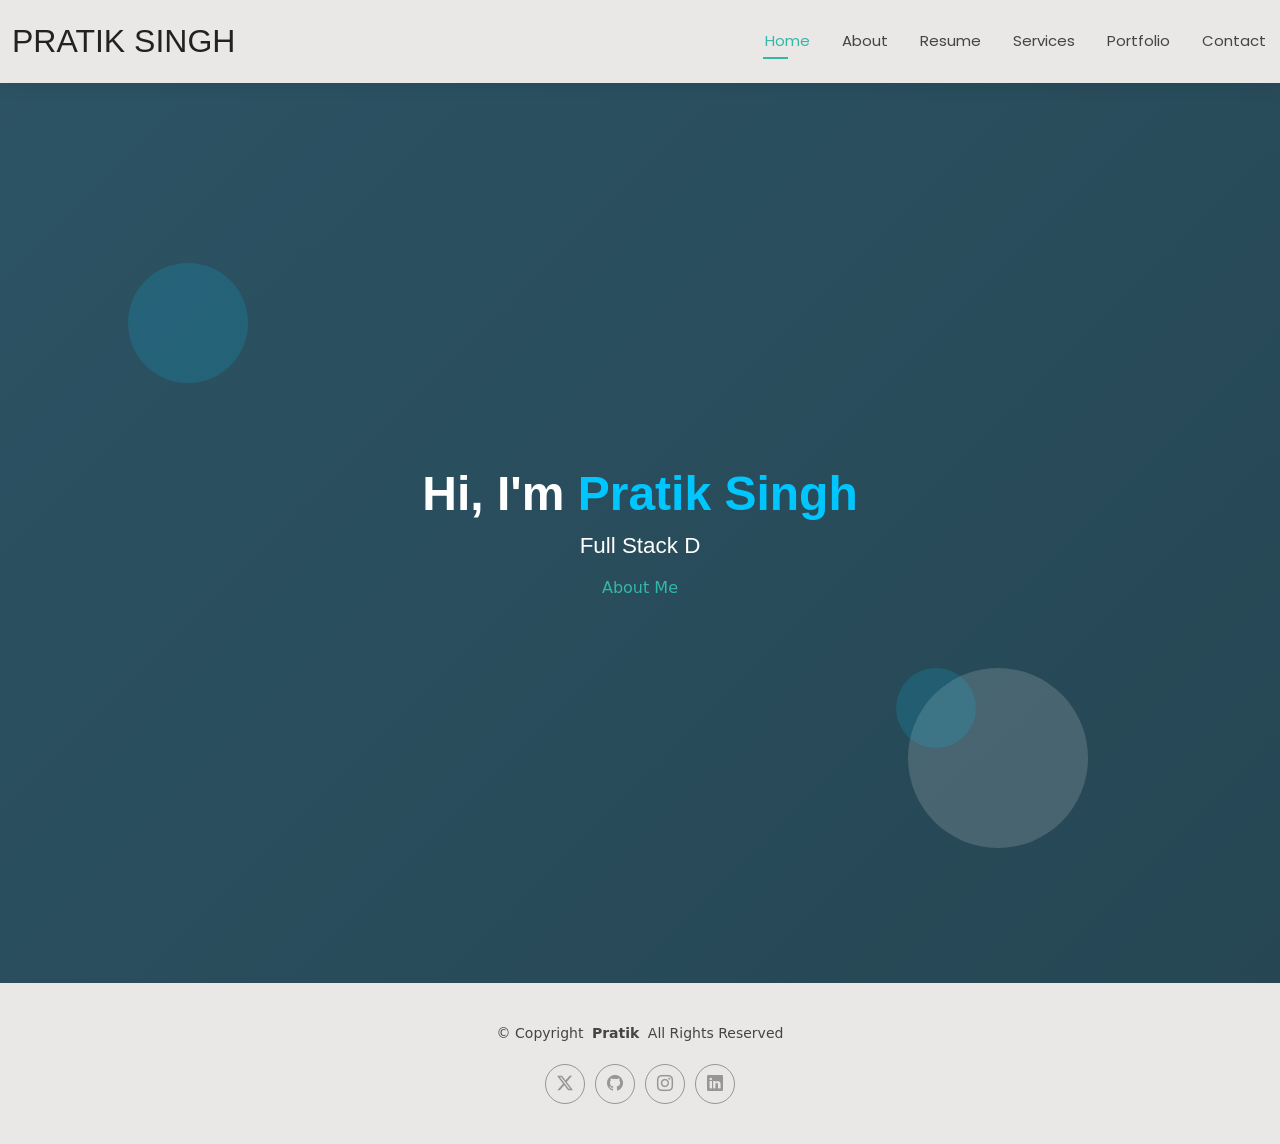
<file: index.html>
<!DOCTYPE html>
<html lang="en">

<head>
  <meta charset="utf-8">
  <meta content="width=device-width, initial-scale=1.0" name="viewport">
  <title>Portfolio</title>

  <!-- Favicons -->
  <link href="assets/img/fav.svg" rel="icon">
  <link href="assets/img/apple-touch-icon.png" rel="apple-touch-icon">

  <!-- Fonts -->
  <link href="https://fonts.googleapis.com" rel="preconnect">
  <link href="https://fonts.gstatic.com" rel="preconnect" crossorigin>
  <link href="https://fonts.googleapis.com/css2?family=Poppins:wght@300;400;600;700&display=swap" rel="stylesheet">

  <!-- Vendor CSS Files -->
  <link href="assets/vendor/bootstrap/css/bootstrap.min.css" rel="stylesheet">
  <link href="assets/vendor/bootstrap-icons/bootstrap-icons.css" rel="stylesheet">
  <link href="assets/vendor/aos/aos.css" rel="stylesheet">
  <link href="assets/vendor/swiper/swiper-bundle.min.css" rel="stylesheet">
  <link href="assets/vendor/glightbox/css/glightbox.min.css" rel="stylesheet">

  <!-- Main CSS File -->
  <link href="assets/css/main.css" rel="stylesheet">

  <!-- HERO ANIMATION CSS (ONLY BANNER) -->
  <style>
    .hero-animated {
      height: 100vh;
      background: linear-gradient(-45deg, #0f2027, #203a43, #2c5364);
      background-size: 400% 400%;
      animation: gradientMove 10s ease infinite;
      position: relative;
      overflow: hidden;
    }

    @keyframes gradientMove {
      0% {
        background-position: 0% 50%;
      }

      50% {
        background-position: 100% 50%;
      }

      100% {
        background-position: 0% 50%;
      }
    }

    .hero-title {
      font-size: 3rem;
      font-weight: 700;
    }

    .hero-title span {
      color: #00c6ff;
    }

    .hero-subtitle {
      font-size: 1.4rem;
      min-height: 35px;
      margin-top: 10px;
    }

    .circle {
      position: absolute;
      border-radius: 50%;
      opacity: 0.15;
      animation: float 6s ease-in-out infinite;
    }

    .circle-1 {
      width: 120px;
      height: 120px;
      background: #00c6ff;
      top: 20%;
      left: 10%;
    }

    .circle-2 {
      width: 180px;
      height: 180px;
      background: #ffffff;
      bottom: 15%;
      right: 15%;
      animation-delay: 2s;
    }

    .circle-3 {
      width: 80px;
      height: 80px;
      background: #00c6ff;
      top: 65%;
      left: 70%;
      animation-delay: 4s;
    }

    @keyframes float {
      0% {
        transform: translateY(0);
      }

      50% {
        transform: translateY(-20px);
      }

      100% {
        transform: translateY(0);
      }
    }
  </style>
</head>

<body class="index-page">

  <!-- ================= HEADER (UNCHANGED) ================= -->
  <header id="header" class="header d-flex align-items-center light-background sticky-top">
    <div class="container-fluid position-relative d-flex align-items-center justify-content-between">
      <a href="index.html" class="logo d-flex align-items-center me-auto me-xl-0">
        <h1 class="sitename">Pratik Singh</h1>
      </a>
      <nav id="navmenu" class="navmenu">
        <ul>
          <li><a href="index.html" class="active">Home</a></li>
          <li><a href="about.html">About</a></li>
          <li><a href="resume.html">Resume</a></li>
          <li><a href="services.html">Services</a></li>
          <li><a href="portfolio.html">Portfolio</a></li>
          <li><a href="contact.html">Contact</a></li>
        </ul>
        <i class="mobile-nav-toggle d-xl-none bi bi-list"></i>
      </nav>
    </div>
  </header>

  <!-- ================= HERO (ANIMATED ONLY) ================= -->
  <section id="hero" class="hero-animated d-flex align-items-center">
    <div class="container text-center" data-aos="fade-up">
      <h1 class="hero-title text-white">
        Hi, I'm <span>Pratik Singh</span>
      </h1>

      <h2 class="hero-subtitle text-white">
        <span id="typed-text"></span>
      </h2>

      <a href="about.html" class="btn-get-started mt-3">About Me</a>
    </div>

    <div class="circle circle-1"></div>
    <div class="circle circle-2"></div>
    <div class="circle circle-3"></div>
  </section>

  <!-- ================= FOOTER (UNCHANGED) ================= -->
  <footer id="footer" class="footer light-background">
    <div class="container">
      <div class="copyright text-center">
        <p>© <span>Copyright</span> <strong class="px-1 sitename">Pratik</strong> <span>All Rights Reserved</span></p>
      </div>
      <div class="social-links d-flex justify-content-center">
        <a href="#"><i class="bi bi-twitter-x"></i></a>
        <a href="https://github.com/Strangedevelop-1998"><i class="bi bi-github"></i></a>
        <a href="#"><i class="bi bi-instagram"></i></a>
        <a href="https://www.linkedin.com/in/pratik-singh-35613a241"><i class="bi bi-linkedin"></i></a>
      </div>
    </div>
  </footer>

  <!-- ================= JS FILES ================= -->
  <script src="assets/vendor/bootstrap/js/bootstrap.bundle.min.js"></script>
  <script src="assets/vendor/aos/aos.js"></script>

  <!-- REQUIRED FOR MENU -->
  <script src="assets/js/main.js"></script>

  <!-- Typing Animation -->
  <script>
    AOS.init();

    const text = ["Full Stack Developer", "Web Developer", 'React Native Developer'];
    let index = 0;
    let charIndex = 0;
    const speed = 100;
    const typedText = document.getElementById("typed-text");

    function typeEffect() {
      if (charIndex < text[index].length) {
        typedText.textContent += text[index].charAt(charIndex);
        charIndex++;
        setTimeout(typeEffect, speed);
      } else {
        setTimeout(eraseEffect, 1500);
      }
    }

    function eraseEffect() {
      if (charIndex > 0) {
        typedText.textContent = text[index].substring(0, charIndex - 1);
        charIndex--;
        setTimeout(eraseEffect, speed);
      } else {
        index = (index + 1) % text.length;
        setTimeout(typeEffect, speed);
      }
    }

    document.addEventListener("DOMContentLoaded", typeEffect);
  </script>

</body>

</html>
</file>
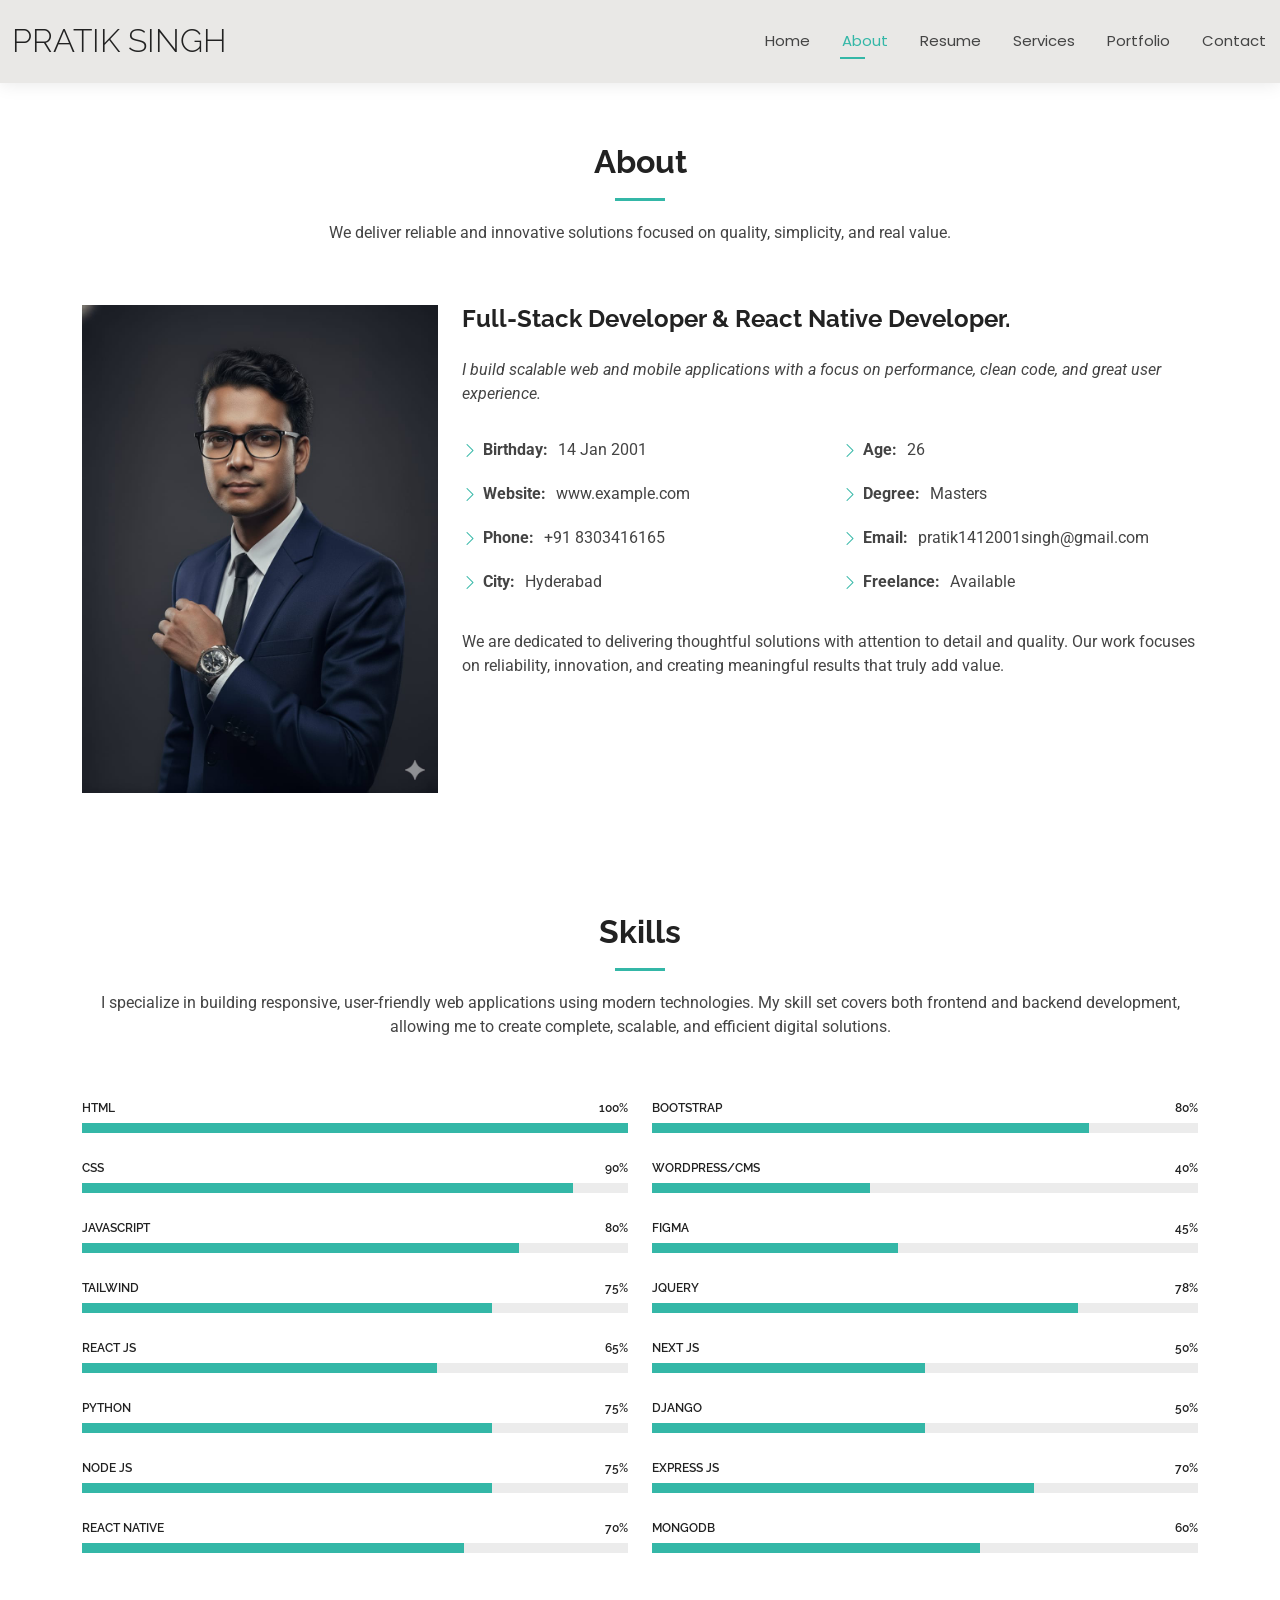
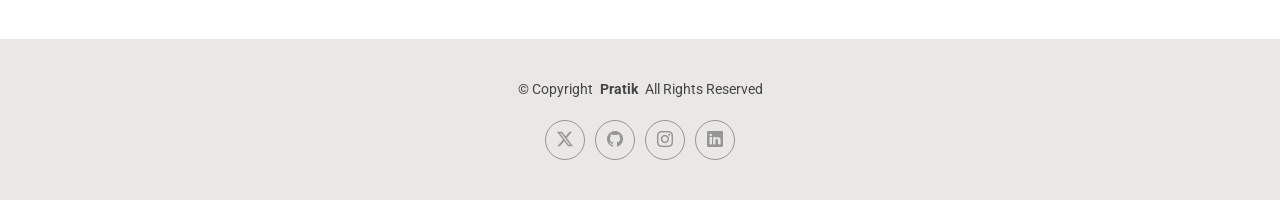
<file: about.html>
<!DOCTYPE html>
<html lang="en">

<head>
  <meta charset="utf-8">
  <meta content="width=device-width, initial-scale=1.0" name="viewport">
  <title>About</title>
  <meta name="description" content="">
  <meta name="keywords" content="">

  <!-- Favicons -->
  <link href="assets/img/fav.svg" rel="icon">
  <link href="assets/img/apple-touch-icon.png" rel="apple-touch-icon">

  <!-- Fonts -->
  <link href="https://fonts.googleapis.com" rel="preconnect">
  <link href="https://fonts.gstatic.com" rel="preconnect" crossorigin>
  <link
    href="https://fonts.googleapis.com/css2?family=Roboto:ital,wght@0,100;0,300;0,400;0,500;0,700;0,900;1,100;1,300;1,400;1,500;1,700;1,900&family=Poppins:ital,wght@0,100;0,200;0,300;0,400;0,500;0,600;0,700;0,800;0,900;1,100;1,200;1,300;1,400;1,500;1,600;1,700;1,800;1,900&family=Raleway:ital,wght@0,100;0,200;0,300;0,400;0,500;0,600;0,700;0,800;0,900;1,100;1,200;1,300;1,400;1,500;1,600;1,700;1,800;1,900&display=swap"
    rel="stylesheet">

  <!-- Vendor CSS Files -->
  <link href="assets/vendor/bootstrap/css/bootstrap.min.css" rel="stylesheet">
  <link href="assets/vendor/bootstrap-icons/bootstrap-icons.css" rel="stylesheet">
  <link href="assets/vendor/aos/aos.css" rel="stylesheet">
  <link href="assets/vendor/swiper/swiper-bundle.min.css" rel="stylesheet">
  <link href="assets/vendor/glightbox/css/glightbox.min.css" rel="stylesheet">

  <!-- Main CSS File -->
  <link href="assets/css/main.css" rel="stylesheet">

 
</head>

<body class="about-page">

  <header id="header" class="header d-flex align-items-center light-background sticky-top">
    <div class="container-fluid position-relative d-flex align-items-center justify-content-between">

      <a href="index.html" class="logo d-flex align-items-center me-auto me-xl-0">
        <!-- Uncomment the line below if you also wish to use an image logo -->
        <!-- <img src="assets/img/logo.png" alt=""> -->
        <h1 class="sitename">Pratik Singh</h1>
      </a>

      <nav id="navmenu" class="navmenu">
        <ul>
          <li><a href="index.html">Home</a></li>
          <li><a href="about.html" class="active">About</a></li>
          <li><a href="resume.html">Resume</a></li>
          <li><a href="services.html">Services</a></li>
          <li><a href="portfolio.html">Portfolio</a></li>

          <li><a href="contact.html">Contact</a></li>
        </ul>
        <i class="mobile-nav-toggle d-xl-none bi bi-list"></i>
      </nav>

    </div>
  </header>

  <main class="main">

    <!-- About Section -->
    <section id="about" class="about section">

      <!-- Section Title -->
      <div class="container section-title" data-aos="fade-up">
        <h2>About</h2>
        <p>We deliver reliable and innovative solutions focused on quality, simplicity, and real value.</p>
      </div><!-- End Section Title -->

      <div class="container" data-aos="fade-up" data-aos-delay="100">

        <div class="row gy-4 justify-content-center">
          <div class="col-lg-4">
            <img src="assets/img/aboutme.jpg" class="img-fluid" alt="">
          </div>
          <div class="col-lg-8 content">
            <h2>Full-Stack Developer &amp; React Native Developer.</h2>
            <p class="fst-italic py-3">
              I build scalable web and mobile applications with a focus on performance, clean code, and great user
              experience.
            </p>
            <div class="row">
              <div class="col-lg-6">
                <ul>
                  <li><i class="bi bi-chevron-right"></i> <strong>Birthday:</strong> <span>14 Jan 2001</span></li>
                  <li><i class="bi bi-chevron-right"></i> <strong>Website:</strong> <span>www.example.com</span></li>
                  <li><i class="bi bi-chevron-right"></i> <strong>Phone:</strong> <span>+91 8303416165</span></li>
                  <li><i class="bi bi-chevron-right"></i> <strong>City:</strong> <span>Hyderabad</span></li>
                </ul>
              </div>
              <div class="col-lg-6">
                <ul>
                  <li><i class="bi bi-chevron-right"></i> <strong>Age:</strong> <span>26</span></li>
                  <li><i class="bi bi-chevron-right"></i> <strong>Degree:</strong> <span>Masters</span></li>
                  <li><i class="bi bi-chevron-right"></i> <strong>Email:</strong>
                    <span>pratik1412001singh@gmail.com</span>
                  </li>
                  <li><i class="bi bi-chevron-right"></i> <strong>Freelance:</strong> <span>Available</span></li>
                </ul>
              </div>
            </div>
            <p class="py-3">
              We are dedicated to delivering thoughtful solutions with attention to detail and quality. Our work focuses
              on reliability, innovation, and creating meaningful results that truly add value.
            </p>
          </div>
        </div>

      </div>

    </section><!-- /About Section -->

    <!-- Skills Section -->
    <section id="skills" class="skills section">

      <!-- Section Title -->
      <div class="container section-title" data-aos="fade-up">
        <h2>Skills</h2>
        <p>I specialize in building responsive, user-friendly web applications using modern technologies.
          My skill set covers both frontend and backend development, allowing me to create complete,
          scalable, and efficient digital solutions.</p>
      </div><!-- End Section Title -->

      <div class="container" data-aos="fade-up" data-aos-delay="100">

        <div class="row skills-content skills-animation">

          <div class="col-lg-6">

            <div class="progress">
              <span class="skill"><span>HTML</span> <i class="val">100%</i></span>
              <div class="progress-bar-wrap">
                <div class="progress-bar" role="progressbar" aria-valuenow="100" aria-valuemin="0" aria-valuemax="100">
                </div>
              </div>
            </div><!-- End Skills Item -->

            <div class="progress">
              <span class="skill"><span>CSS</span> <i class="val">90%</i></span>
              <div class="progress-bar-wrap">
                <div class="progress-bar" role="progressbar" aria-valuenow="90" aria-valuemin="0" aria-valuemax="100">
                </div>
              </div>
            </div><!-- End Skills Item -->

            <div class="progress">
              <span class="skill"><span>JavaScript</span> <i class="val">80%</i></span>
              <div class="progress-bar-wrap">
                <div class="progress-bar" role="progressbar" aria-valuenow="80" aria-valuemin="0" aria-valuemax="100">
                </div>
              </div>
            </div><!-- End Skills Item -->
            <div class="progress">
              <span class="skill"><span>Tailwind</span> <i class="val">75%</i></span>
              <div class="progress-bar-wrap">
                <div class="progress-bar" role="progressbar" aria-valuenow="75" aria-valuemin="0" aria-valuemax="100">
                </div>
              </div>
            </div><!-- End Skills Item -->
            <div class="progress">
              <span class="skill"><span>REACT JS</span> <i class="val">65%</i></span>
              <div class="progress-bar-wrap">
                <div class="progress-bar" role="progressbar" aria-valuenow="65" aria-valuemin="0" aria-valuemax="100">
                </div>
              </div>
            </div><!-- End Skills Item -->
            <div class="progress">
              <span class="skill"><span>Python</span> <i class="val">75%</i></span>
              <div class="progress-bar-wrap">
                <div class="progress-bar" role="progressbar" aria-valuenow="75" aria-valuemin="0" aria-valuemax="100">
                </div>
              </div>
            </div><!-- End Skills Item -->
            <div class="progress">
              <span class="skill"><span>node js</span> <i class="val">75%</i></span>
              <div class="progress-bar-wrap">
                <div class="progress-bar" role="progressbar" aria-valuenow="75" aria-valuemin="0" aria-valuemax="100">
                </div>
              </div>
            </div><!-- End Skills Item -->
            <div class="progress">
              <span class="skill"><span>react native</span> <i class="val">70%</i></span>
              <div class="progress-bar-wrap">
                <div class="progress-bar" role="progressbar" aria-valuenow="70" aria-valuemin="0" aria-valuemax="100">
                </div>
              </div>
            </div><!-- End Skills Item -->
          </div>

          <div class="col-lg-6">

            <div class="progress">
              <span class="skill"><span>Bootstrap</span> <i class="val">80%</i></span>
              <div class="progress-bar-wrap">
                <div class="progress-bar" role="progressbar" aria-valuenow="80" aria-valuemin="0" aria-valuemax="100">
                </div>
              </div>
            </div><!-- End Skills Item -->

            <div class="progress">
              <span class="skill"><span>WordPress/CMS</span> <i class="val">40%</i></span>
              <div class="progress-bar-wrap">
                <div class="progress-bar" role="progressbar" aria-valuenow="40" aria-valuemin="0" aria-valuemax="100">
                </div>
              </div>
            </div><!-- End Skills Item -->

            <div class="progress">
              <span class="skill"><span>Figma</span> <i class="val">45%</i></span>
              <div class="progress-bar-wrap">
                <div class="progress-bar" role="progressbar" aria-valuenow="45" aria-valuemin="0" aria-valuemax="100">
                </div>
              </div>
            </div><!-- End Skills Item -->


            <div class="progress">
              <span class="skill"><span>jquery</span> <i class="val">78%</i></span>
              <div class="progress-bar-wrap">
                <div class="progress-bar" role="progressbar" aria-valuenow="78" aria-valuemin="0" aria-valuemax="100">
                </div>
              </div>
            </div><!-- End Skills Item -->
            <div class="progress">
              <span class="skill"><span>NEXT JS</span> <i class="val">50%</i></span>
              <div class="progress-bar-wrap">
                <div class="progress-bar" role="progressbar" aria-valuenow="50" aria-valuemin="0" aria-valuemax="100">
                </div>
              </div>
            </div><!-- End Skills Item -->
            <div class="progress">
              <span class="skill"><span>django</span> <i class="val">50%</i></span>
              <div class="progress-bar-wrap">
                <div class="progress-bar" role="progressbar" aria-valuenow="50" aria-valuemin="0" aria-valuemax="100">
                </div>
              </div>
            </div><!-- End Skills Item -->
            <div class="progress">
              <span class="skill"><span>express js</span> <i class="val">70%</i></span>
              <div class="progress-bar-wrap">
                <div class="progress-bar" role="progressbar" aria-valuenow="70" aria-valuemin="0" aria-valuemax="100">
                </div>
              </div>
            </div><!-- End Skills Item -->
            <div class="progress">
              <span class="skill"><span>Mongodb</span> <i class="val">60%</i></span>
              <div class="progress-bar-wrap">
                <div class="progress-bar" role="progressbar" aria-valuenow="60" aria-valuemin="0" aria-valuemax="100">
                </div>
              </div>
            </div><!-- End Skills Item -->

          </div>

        </div>

      </div>

    </section><!-- /Skills Section -->



  </main>

  <footer id="footer" class="footer light-background">

    <div class="container">
      <div class="copyright text-center ">
        <p>© <span>Copyright</span> <strong class="px-1 sitename">Pratik</strong> <span>All Rights Reserved<br></span>
        </p>
      </div>
      <div class="social-links d-flex justify-content-center">
        <a href=""><i class="bi bi-twitter-x"></i></a>
        <a href="https://github.com/Strangedevelop-1998"><i class="bi bi-github"></i></a>
        <a href=""><i class="bi bi-instagram"></i></a>
        <a href="https://www.linkedin.com/in/pratik-singh-35613a241"><i class="bi bi-linkedin"></i></a>
      </div>
    </div>

  </footer>

  <!-- Scroll Top -->
  <a href="#" id="scroll-top" class="scroll-top d-flex align-items-center justify-content-center"><i
      class="bi bi-arrow-up-short"></i></a>

  <!-- Preloader -->
  <div id="preloader"></div>

  <!-- Vendor JS Files -->
  <script src="assets/vendor/bootstrap/js/bootstrap.bundle.min.js"></script>
  <script src="assets/vendor/php-email-form/validate.js"></script>
  <script src="assets/vendor/aos/aos.js"></script>
  <script src="assets/vendor/waypoints/noframework.waypoints.js"></script>
  <script src="assets/vendor/purecounter/purecounter_vanilla.js"></script>
  <script src="assets/vendor/swiper/swiper-bundle.min.js"></script>
  <script src="assets/vendor/glightbox/js/glightbox.min.js"></script>
  <script src="assets/vendor/imagesloaded/imagesloaded.pkgd.min.js"></script>
  <script src="assets/vendor/isotope-layout/isotope.pkgd.min.js"></script>

  <!-- Main JS File -->
  <script src="assets/js/main.js"></script>

</body>

</html>
</file>
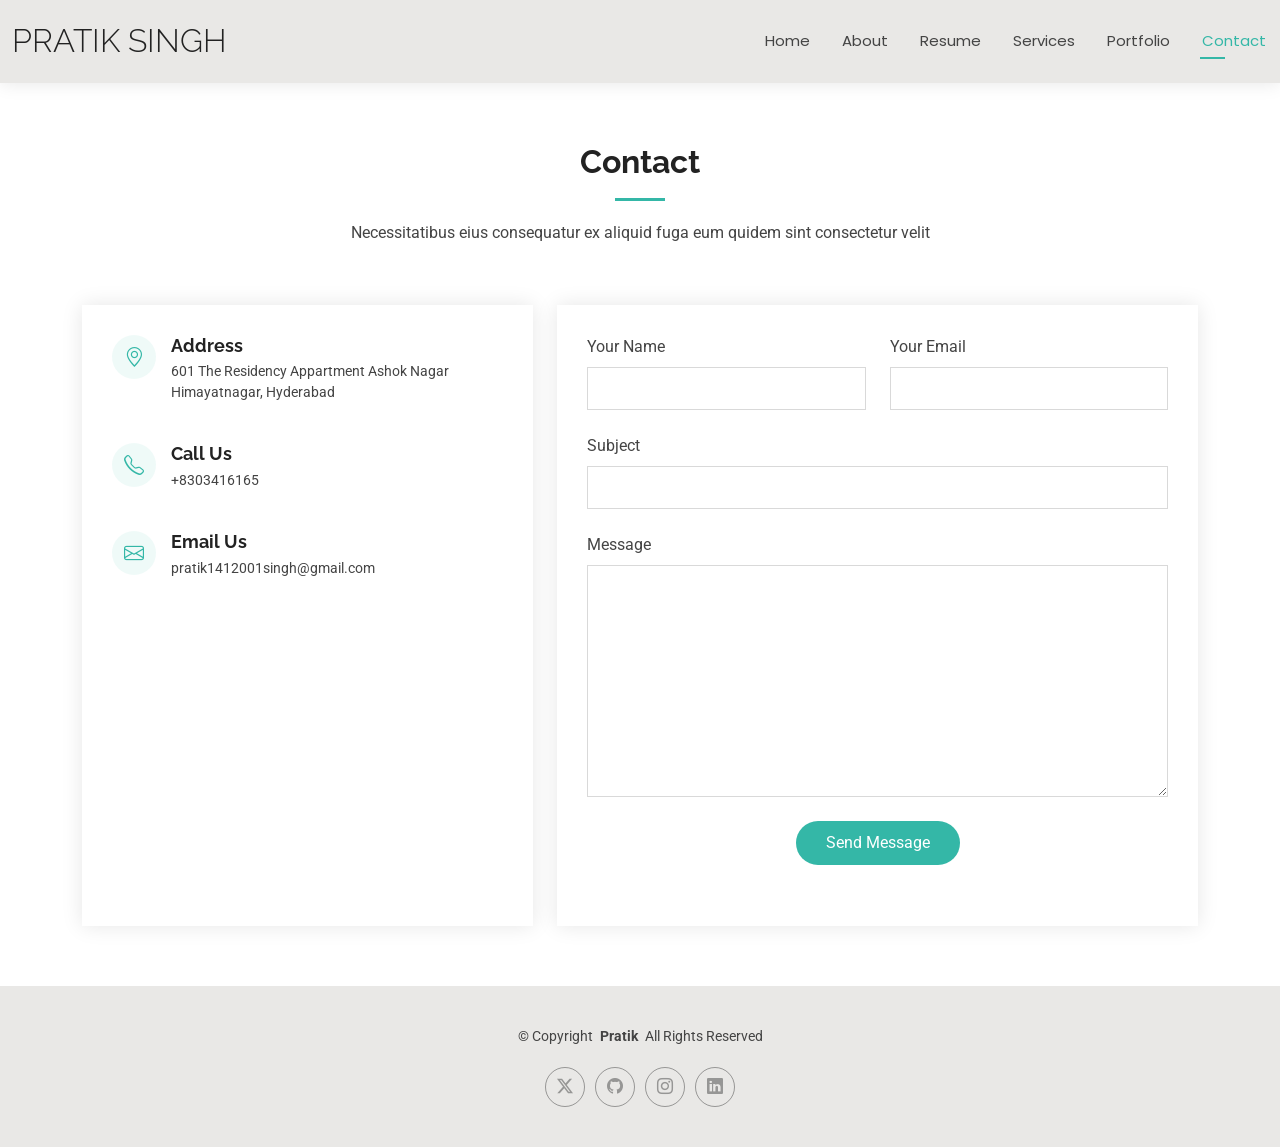
<file: contact.html>
<!DOCTYPE html>
<html lang="en">

<head>
  <meta charset="utf-8">
  <meta content="width=device-width, initial-scale=1.0" name="viewport">
  <title>Contact</title>
  <meta name="description" content="">
  <meta name="keywords" content="">

  <!-- Favicons -->
  <link href="assets/img/favicon.png" rel="icon">
  <link href="assets/img/apple-touch-icon.png" rel="apple-touch-icon">

  <!-- Fonts -->
  <link href="https://fonts.googleapis.com" rel="preconnect">
  <link href="https://fonts.gstatic.com" rel="preconnect" crossorigin>
  <link href="https://fonts.googleapis.com/css2?family=Roboto:ital,wght@0,100;0,300;0,400;0,500;0,700;0,900;1,100;1,300;1,400;1,500;1,700;1,900&family=Poppins:ital,wght@0,100;0,200;0,300;0,400;0,500;0,600;0,700;0,800;0,900;1,100;1,200;1,300;1,400;1,500;1,600;1,700;1,800;1,900&family=Raleway:ital,wght@0,100;0,200;0,300;0,400;0,500;0,600;0,700;0,800;0,900;1,100;1,200;1,300;1,400;1,500;1,600;1,700;1,800;1,900&display=swap" rel="stylesheet">

  <!-- Vendor CSS Files -->
  <link href="assets/vendor/bootstrap/css/bootstrap.min.css" rel="stylesheet">
  <link href="assets/vendor/bootstrap-icons/bootstrap-icons.css" rel="stylesheet">
  <link href="assets/vendor/aos/aos.css" rel="stylesheet">
  <link href="assets/vendor/swiper/swiper-bundle.min.css" rel="stylesheet">
  <link href="assets/vendor/glightbox/css/glightbox.min.css" rel="stylesheet">

  <!-- Main CSS File -->
  <link href="assets/css/main.css" rel="stylesheet">
</head>

<body class="contact-page">

  <header id="header" class="header d-flex align-items-center light-background sticky-top">
    <div class="container-fluid position-relative d-flex align-items-center justify-content-between">

      <a href="index.html" class="logo d-flex align-items-center me-auto me-xl-0">
        <!-- Uncomment the line below if you also wish to use an image logo -->
        <!-- <img src="assets/img/logo.png" alt=""> -->
        <h1 class="sitename">Pratik Singh</h1>
      </a>

      <nav id="navmenu" class="navmenu">
        <ul>
          <li><a href="index.html">Home</a></li>
          <li><a href="about.html">About</a></li>
          <li><a href="resume.html">Resume</a></li>
          <li><a href="services.html">Services</a></li>
          <li><a href="portfolio.html">Portfolio</a></li>
          <li><a href="contact.html" class="active">Contact</a></li>
        </ul>
        <i class="mobile-nav-toggle d-xl-none bi bi-list"></i>
      </nav>
    </div>
  </header>

  <main class="main">

    <!-- Contact Section -->
    <section id="contact" class="contact section">

      <!-- Section Title -->
      <div class="container section-title" data-aos="fade-up">
        <h2>Contact</h2>
        <p>Necessitatibus eius consequatur ex aliquid fuga eum quidem sint consectetur velit</p>
      </div><!-- End Section Title -->

      <div class="container" data-aos="fade-up" data-aos-delay="100">

        <div class="row gy-4">

          <div class="col-lg-5">

            <div class="info-wrap">
              <div class="info-item d-flex" data-aos="fade-up" data-aos-delay="200">
                <i class="bi bi-geo-alt flex-shrink-0"></i>
                <div>
                  <h3>Address</h3>
                  <p>601 The Residency Appartment Ashok Nagar Himayatnagar, Hyderabad</p>
                </div>
              </div><!-- End Info Item -->

              <div class="info-item d-flex" data-aos="fade-up" data-aos-delay="300">
                <i class="bi bi-telephone flex-shrink-0"></i>
                <div>
                  <h3>Call Us</h3>
                  <p>+8303416165</p>
                </div>
              </div><!-- End Info Item -->

              <div class="info-item d-flex" data-aos="fade-up" data-aos-delay="400">
                <i class="bi bi-envelope flex-shrink-0"></i>
                <div>
                  <h3>Email Us</h3>
                  <p>pratik1412001singh@gmail.com</p>
                </div>
              </div><!-- End Info Item -->

              <iframe src="https://www.google.com/maps/embed?pb=!1m14!1m8!1m3!1d48389.78314118045!2d-74.006138!3d40.710059!3m2!1i1024!2i768!4f13.1!3m3!1m2!1s0x89c25a22a3bda30d%3A0xb89d1fe6bc499443!2sDowntown%20Conference%20Center!5e0!3m2!1sen!2sus!4v1676961268712!5m2!1sen!2sus" frameborder="0" style="border:0; width: 100%; height: 270px;" allowfullscreen="" loading="lazy" referrerpolicy="no-referrer-when-downgrade"></iframe>
            </div>
          </div>

          <div class="col-lg-7">
            <form action="forms/contact.php" method="post" class="php-email-form" data-aos="fade-up" data-aos-delay="200">
              <div class="row gy-4">

                <div class="col-md-6">
                  <label for="name-field" class="pb-2">Your Name</label>
                  <input type="text" name="name" id="name-field" class="form-control" required="">
                </div>

                <div class="col-md-6">
                  <label for="email-field" class="pb-2">Your Email</label>
                  <input type="email" class="form-control" name="email" id="email-field" required="">
                </div>

                <div class="col-md-12">
                  <label for="subject-field" class="pb-2">Subject</label>
                  <input type="text" class="form-control" name="subject" id="subject-field" required="">
                </div>

                <div class="col-md-12">
                  <label for="message-field" class="pb-2">Message</label>
                  <textarea class="form-control" name="message" rows="10" id="message-field" required=""></textarea>
                </div>

                <div class="col-md-12 text-center">
                  <div class="loading">Loading</div>
                  <div class="error-message"></div>
                  <div class="sent-message">Your message has been sent. Thank you!</div>

                  <button type="submit">Send Message</button>
                </div>

              </div>
            </form>
          </div><!-- End Contact Form -->

        </div>

      </div>

    </section><!-- /Contact Section -->

  </main>

  <footer id="footer" class="footer light-background">

    <div class="container">
      <div class="copyright text-center ">
        <p>© <span>Copyright</span> <strong class="px-1 sitename">Pratik</strong> <span>All Rights Reserved<br></span></p>
      </div>
      <div class="social-links d-flex justify-content-center">
        <a href=""><i class="bi bi-twitter-x"></i></a>
        <a href="https://github.com/Strangedevelop-1998"><i class="bi bi-github"></i></a>
        <a href=""><i class="bi bi-instagram"></i></a>
        <a href="https://www.linkedin.com/in/pratik-singh-35613a241"><i class="bi bi-linkedin"></i></a>
      </div>
    </div>

  </footer>

  <!-- Scroll Top -->
  <a href="#" id="scroll-top" class="scroll-top d-flex align-items-center justify-content-center"><i class="bi bi-arrow-up-short"></i></a>

  <!-- Preloader -->
  <div id="preloader"></div>

  <!-- Vendor JS Files -->
  <script src="assets/vendor/bootstrap/js/bootstrap.bundle.min.js"></script>
  <script src="assets/vendor/php-email-form/validate.js"></script>
  <script src="assets/vendor/aos/aos.js"></script>
  <script src="assets/vendor/waypoints/noframework.waypoints.js"></script>
  <script src="assets/vendor/purecounter/purecounter_vanilla.js"></script>
  <script src="assets/vendor/swiper/swiper-bundle.min.js"></script>
  <script src="assets/vendor/glightbox/js/glightbox.min.js"></script>
  <script src="assets/vendor/imagesloaded/imagesloaded.pkgd.min.js"></script>
  <script src="assets/vendor/isotope-layout/isotope.pkgd.min.js"></script>

  <!-- Main JS File -->
  <script src="assets/js/main.js"></script>

</body>

</html>
</file>
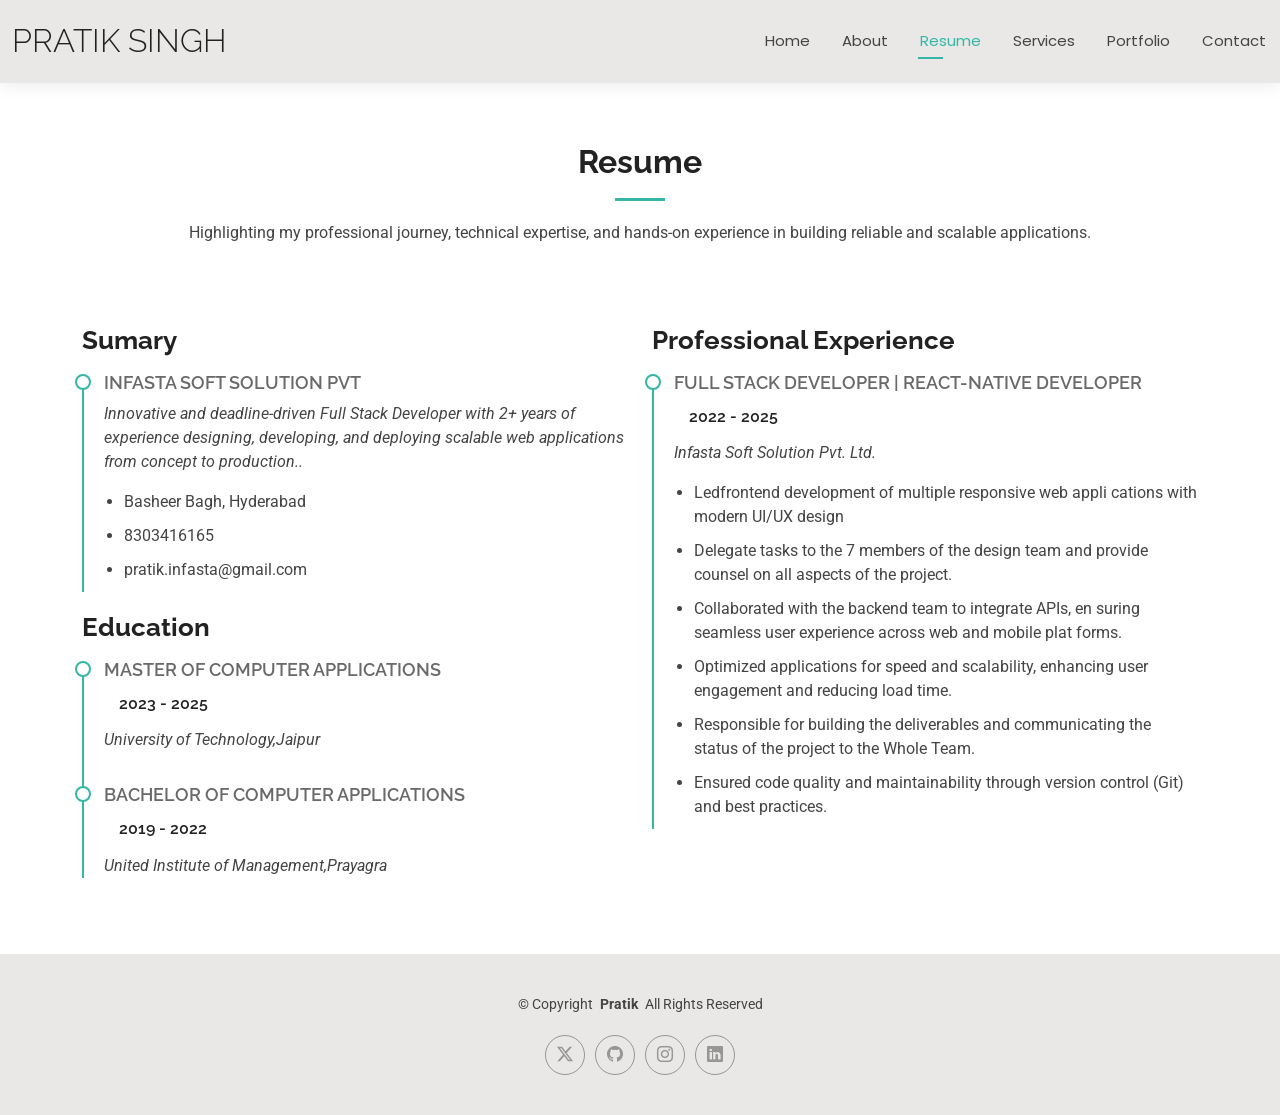
<file: resume.html>
<!DOCTYPE html>
<html lang="en">

<head>
  <meta charset="utf-8">
  <meta content="width=device-width, initial-scale=1.0" name="viewport">
  <title>Resume</title>
  <meta name="description" content="">
  <meta name="keywords" content="">

  <!-- Favicons -->
  <link href="assets/img/fav.svg" rel="icon">
  <link href="assets/img/apple-touch-icon.png" rel="apple-touch-icon">

  <!-- Fonts -->
  <link href="https://fonts.googleapis.com" rel="preconnect">
  <link href="https://fonts.gstatic.com" rel="preconnect" crossorigin>
  <link
    href="https://fonts.googleapis.com/css2?family=Roboto:ital,wght@0,100;0,300;0,400;0,500;0,700;0,900;1,100;1,300;1,400;1,500;1,700;1,900&family=Poppins:ital,wght@0,100;0,200;0,300;0,400;0,500;0,600;0,700;0,800;0,900;1,100;1,200;1,300;1,400;1,500;1,600;1,700;1,800;1,900&family=Raleway:ital,wght@0,100;0,200;0,300;0,400;0,500;0,600;0,700;0,800;0,900;1,100;1,200;1,300;1,400;1,500;1,600;1,700;1,800;1,900&display=swap"
    rel="stylesheet">

  <!-- Vendor CSS Files -->
  <link href="assets/vendor/bootstrap/css/bootstrap.min.css" rel="stylesheet">
  <link href="assets/vendor/bootstrap-icons/bootstrap-icons.css" rel="stylesheet">
  <link href="assets/vendor/aos/aos.css" rel="stylesheet">
  <link href="assets/vendor/swiper/swiper-bundle.min.css" rel="stylesheet">
  <link href="assets/vendor/glightbox/css/glightbox.min.css" rel="stylesheet">

  <!-- Main CSS File -->
  <link href="assets/css/main.css" rel="stylesheet">

  <!-- =======================================================
  * Template Name: Kelly
  * Template URL: https://bootstrapmade.com/kelly-free-bootstrap-cv-resume-html-template/
  * Updated: Aug 07 2024 with Bootstrap v5.3.3
  * Author: BootstrapMade.com
  * License: https://bootstrapmade.com/license/
  ======================================================== -->
</head>

<body class="resume-page">

  <header id="header" class="header d-flex align-items-center light-background sticky-top">
    <div class="container-fluid position-relative d-flex align-items-center justify-content-between">

      <a href="index.html" class="logo d-flex align-items-center me-auto me-xl-0">
        <!-- Uncomment the line below if you also wish to use an image logo -->
        <!-- <img src="assets/img/logo.png" alt=""> -->
        <h1 class="sitename">Pratik Singh</h1>
      </a>

      <nav id="navmenu" class="navmenu">
        <ul>
          <li><a href="index.html">Home</a></li>
          <li><a href="about.html">About</a></li>
          <li><a href="resume.html" class="active">Resume</a></li>
          <li><a href="services.html">Services</a></li>
          <li><a href="portfolio.html">Portfolio</a></li>
          <li><a href="contact.html">Contact</a></li>
        </ul>
        <i class="mobile-nav-toggle d-xl-none bi bi-list"></i>
      </nav>
    </div>
  </header>

  <main class="main">

    <!-- Resume Section -->
    <section id="resume" class="resume section">

      <!-- Section Title -->
      <div class="container section-title" data-aos="fade-up">
        <h2>Resume</h2>
        <p>Highlighting my professional journey, technical expertise, and hands-on experience in building reliable and
          scalable applications.</p>
      </div><!-- End Section Title -->

      <div class="container">

        <div class="row">

          <div class="col-lg-6" data-aos="fade-up" data-aos-delay="100">
            <h3 class="resume-title">Sumary</h3>

            <div class="resume-item pb-0">
              <h4>Infasta soft solution pvt</h4>
              <p><em>Innovative and deadline-driven Full Stack Developer with 2+ years of experience designing,
                  developing, and deploying scalable web applications from concept to production..</em></p>
              <ul>
                <li>Basheer Bagh, Hyderabad</li>
                <li>8303416165</li>
                <li>pratik.infasta@gmail.com</li>
              </ul>
            </div><!-- Edn Resume Item -->

            <h3 class="resume-title">Education</h3>
            <div class="resume-item">
              <h4>Master of Computer Applications</h4>
              <h5>2023 - 2025</h5>
              <p><em>University of Technology,Jaipur</em></p>
              <!-- <p>Qui deserunt veniam. Et sed aliquam labore tempore sed quisquam iusto autem sit. Ea vero voluptatum qui ut dignissimos deleniti nerada porti sand markend</p> -->
            </div><!-- Edn Resume Item -->

            <div class="resume-item">
              <h4>Bachelor of Computer Applications</h4>
              <h5>2019 - 2022</h5>
              <p><em>United Institute of Management,Prayagra</em></p>
              <!-- <p>Quia nobis sequi est occaecati aut. Repudiandae et iusto quae reiciendis et quis Eius vel ratione eius unde vitae rerum voluptates asperiores voluptatem Earum molestiae consequatur neque etlon sader mart dila</p> -->
            </div><!-- Edn Resume Item -->

          </div>

          <div class="col-lg-6" data-aos="fade-up" data-aos-delay="200">
            <h3 class="resume-title">Professional Experience</h3>
            <div class="resume-item">
              <h4>Full Stack Developer | React-Native Developer</h4>
              <h5>2022 - 2025</h5>
              <p><em>Infasta Soft Solution Pvt. Ltd.</em></p>
              <ul>
                <li> Ledfrontend development of multiple responsive web appli
                  cations with modern UI/UX design
                </li>
                <li>Delegate tasks to the 7 members of the design team and provide counsel on all aspects of the
                  project.
                </li>
                <li> Collaborated with the backend team to integrate APIs, en
                  suring seamless user experience across web and mobile plat
                  forms.
                </li>
                <li> Optimized applications for speed and scalability, enhancing
                  user engagement and reducing load time.
                </li>
                <li> Responsible for building the deliverables and communicating
                  the status of the project to the Whole Team.
                </li>
                <li> Ensured code quality and maintainability through version
                  control (Git) and best practices.
                </li>
              </ul>
            </div><!-- Edn Resume Item -->
          </div>


        </div>

      </div>

    </section><!-- /Resume Section -->

  </main>

  <footer id="footer" class="footer light-background">

    <div class="container">
      <div class="copyright text-center ">
        <p>© <span>Copyright</span> <strong class="px-1 sitename">Pratik</strong> <span>All Rights Reserved<br></span>
        </p>
      </div>
      <div class="social-links d-flex justify-content-center">
        <a href="#"><i class="bi bi-twitter-x"></i></a>
        <a href="https://github.com/Strangedevelop-1998"><i class="bi bi-github"></i></a>
        <a href="#"><i class="bi bi-instagram"></i></a>
        <a href="www.linkedin.com/in/pratik-singh-35613a241"><i class="bi bi-linkedin"></i></a>
      </div>
    </div>

  </footer>

  <!-- Scroll Top -->
  <a href="#" id="scroll-top" class="scroll-top d-flex align-items-center justify-content-center"><i
      class="bi bi-arrow-up-short"></i></a>

  <!-- Preloader -->
  <div id="preloader"></div>

  <!-- Vendor JS Files -->
  <script src="assets/vendor/bootstrap/js/bootstrap.bundle.min.js"></script>
  <script src="assets/vendor/php-email-form/validate.js"></script>
  <script src="assets/vendor/aos/aos.js"></script>
  <script src="assets/vendor/waypoints/noframework.waypoints.js"></script>
  <script src="assets/vendor/purecounter/purecounter_vanilla.js"></script>
  <script src="assets/vendor/swiper/swiper-bundle.min.js"></script>
  <script src="assets/vendor/glightbox/js/glightbox.min.js"></script>
  <script src="assets/vendor/imagesloaded/imagesloaded.pkgd.min.js"></script>
  <script src="assets/vendor/isotope-layout/isotope.pkgd.min.js"></script>

  <!-- Main JS File -->
  <script src="assets/js/main.js"></script>

</body>

</html>
</file>
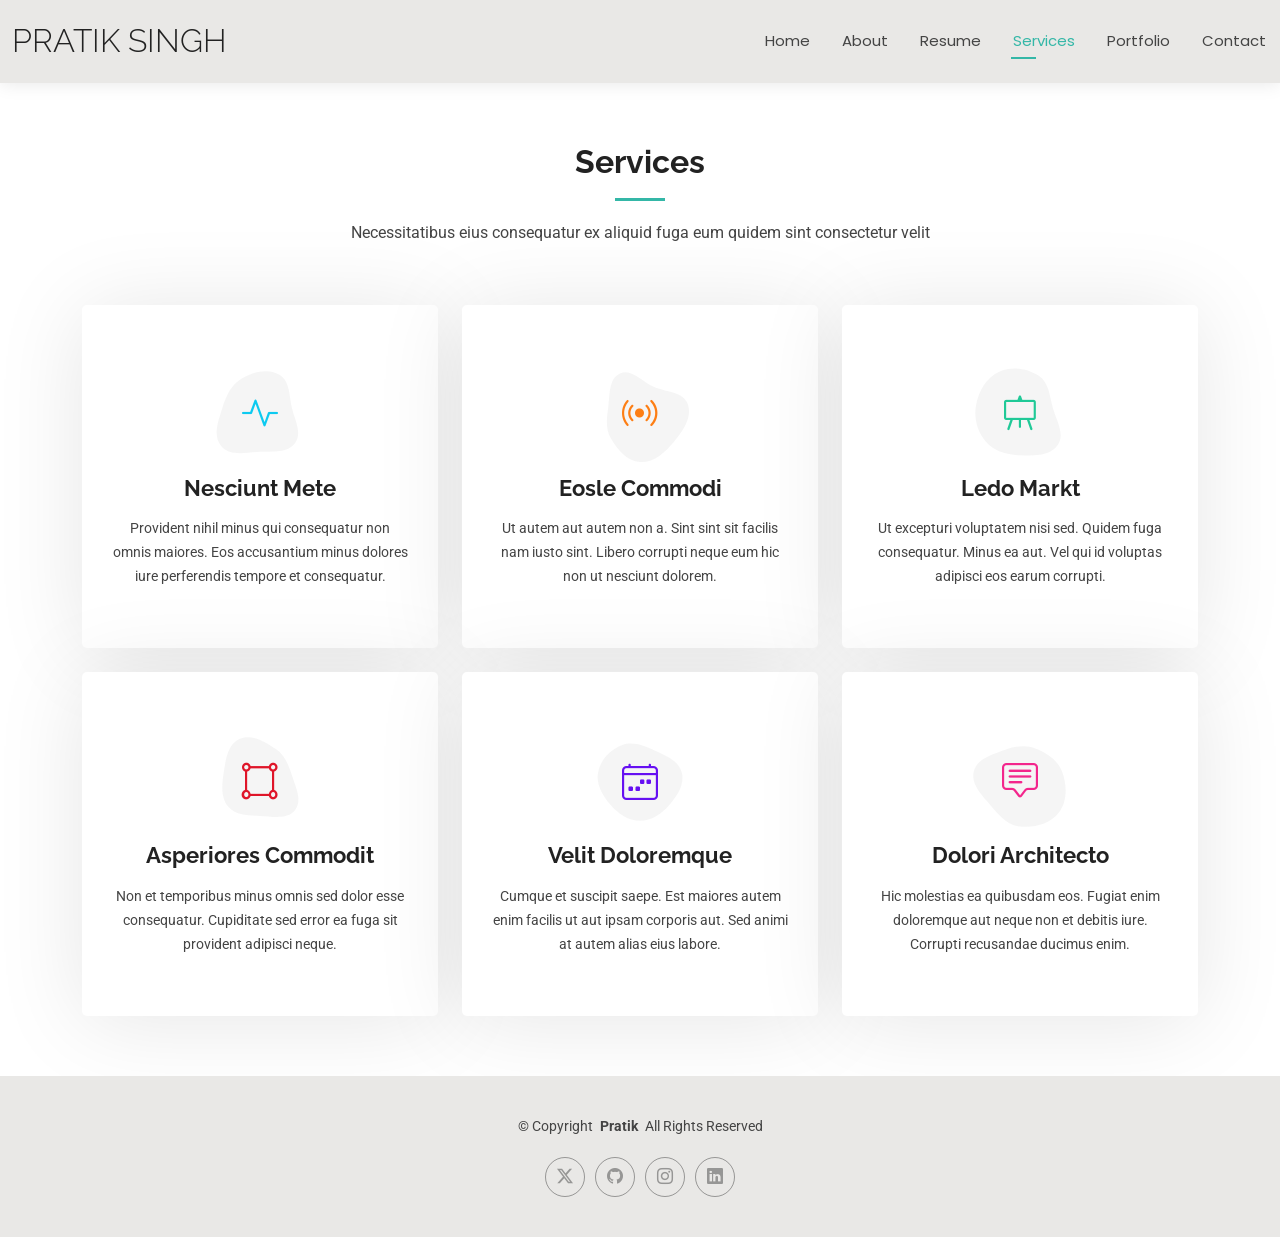
<file: services.html>
<!DOCTYPE html>
<html lang="en">

<head>
  <meta charset="utf-8">
  <meta content="width=device-width, initial-scale=1.0" name="viewport">
  <title>Services</title>
  <meta name="description" content="">
  <meta name="keywords" content="">

  <!-- Favicons -->
  <link href="assets/img/fav.svg" rel="icon">
  <link href="assets/img/apple-touch-icon.png" rel="apple-touch-icon">

  <!-- Fonts -->
  <link href="https://fonts.googleapis.com" rel="preconnect">
  <link href="https://fonts.gstatic.com" rel="preconnect" crossorigin>
  <link href="https://fonts.googleapis.com/css2?family=Roboto:ital,wght@0,100;0,300;0,400;0,500;0,700;0,900;1,100;1,300;1,400;1,500;1,700;1,900&family=Poppins:ital,wght@0,100;0,200;0,300;0,400;0,500;0,600;0,700;0,800;0,900;1,100;1,200;1,300;1,400;1,500;1,600;1,700;1,800;1,900&family=Raleway:ital,wght@0,100;0,200;0,300;0,400;0,500;0,600;0,700;0,800;0,900;1,100;1,200;1,300;1,400;1,500;1,600;1,700;1,800;1,900&display=swap" rel="stylesheet">

  <!-- Vendor CSS Files -->
  <link href="assets/vendor/bootstrap/css/bootstrap.min.css" rel="stylesheet">
  <link href="assets/vendor/bootstrap-icons/bootstrap-icons.css" rel="stylesheet">
  <link href="assets/vendor/aos/aos.css" rel="stylesheet">
  <link href="assets/vendor/swiper/swiper-bundle.min.css" rel="stylesheet">
  <link href="assets/vendor/glightbox/css/glightbox.min.css" rel="stylesheet">

  <!-- Main CSS File -->
  <link href="assets/css/main.css" rel="stylesheet">

  <!-- =======================================================
  * Template Name: Kelly
  * Template URL: https://bootstrapmade.com/kelly-free-bootstrap-cv-resume-html-template/
  * Updated: Aug 07 2024 with Bootstrap v5.3.3
  * Author: BootstrapMade.com
  * License: https://bootstrapmade.com/license/
  ======================================================== -->
</head>

<body class="services-page">

  <header id="header" class="header d-flex align-items-center light-background sticky-top">
    <div class="container-fluid position-relative d-flex align-items-center justify-content-between">

      <a href="index.html" class="logo d-flex align-items-center me-auto me-xl-0">
        <!-- Uncomment the line below if you also wish to use an image logo -->
        <!-- <img src="assets/img/logo.png" alt=""> -->
        <h1 class="sitename">Pratik Singh</h1>
      </a>

      <nav id="navmenu" class="navmenu">
        <ul>
          <li><a href="index.html">Home</a></li>
          <li><a href="about.html">About</a></li>
          <li><a href="resume.html">Resume</a></li>
          <li><a href="services.html" class="active">Services</a></li>
          <li><a href="portfolio.html">Portfolio</a></li>
          <!-- <li class="dropdown"><a href="#"><span>Dropdown</span> <i class="bi bi-chevron-down toggle-dropdown"></i></a>
            <ul>
              <li><a href="#">Dropdown 1</a></li>
              <li class="dropdown"><a href="#"><span>Deep Dropdown</span> <i class="bi bi-chevron-down toggle-dropdown"></i></a>
                <ul>
                  <li><a href="#">Deep Dropdown 1</a></li>
                  <li><a href="#">Deep Dropdown 2</a></li>
                  <li><a href="#">Deep Dropdown 3</a></li>
                  <li><a href="#">Deep Dropdown 4</a></li>
                  <li><a href="#">Deep Dropdown 5</a></li>
                </ul>
              </li>
              <li><a href="#">Dropdown 2</a></li>
              <li><a href="#">Dropdown 3</a></li>
              <li><a href="#">Dropdown 4</a></li>
            </ul>
          </li> -->
          <li><a href="contact.html">Contact</a></li>
        </ul>
        <i class="mobile-nav-toggle d-xl-none bi bi-list"></i>
      </nav>

      <!-- <div class="header-social-links">
        <a href="#" class="twitter"><i class="bi bi-twitter-x"></i></a>
        <a href="#" class="facebook"><i class="bi bi-facebook"></i></a>
        <a href="#" class="instagram"><i class="bi bi-instagram"></i></a>
        <a href="#" class="linkedin"><i class="bi bi-linkedin"></i></a>
      </div> -->

    </div>
  </header>

  <main class="main">

    <!-- Services Section -->
    <section id="services" class="services section">

      <!-- Section Title -->
      <div class="container section-title" data-aos="fade-up">
        <h2>Services</h2>
        <p>Necessitatibus eius consequatur ex aliquid fuga eum quidem sint consectetur velit</p>
      </div><!-- End Section Title -->

      <div class="container">

        <div class="row gy-4">

          <div class="col-lg-4 col-md-6" data-aos="fade-up" data-aos-delay="100">
            <div class="service-item item-cyan position-relative">
              <div class="icon">
                <svg width="100" height="100" viewBox="0 0 600 600" xmlns="http://www.w3.org/2000/svg">
                  <path stroke="none" stroke-width="0" fill="#f5f5f5" d="M300,521.0016835830174C376.1290562159157,517.8887921683347,466.0731472004068,529.7835943286574,510.70327084640275,468.03025145048787C554.3714126377745,407.6079735673963,508.03601936045806,328.9844924480964,491.2728898941984,256.3432110539036C474.5976632858925,184.082847569629,479.9380746630129,96.60480741107993,416.23090153303,58.64404602377083C348.86323505073057,18.502131276798302,261.93793281208167,40.57373210992963,193.5410806939664,78.93577620505333C130.42746243093433,114.334589627462,98.30271207620316,179.96522072025542,76.75703585869454,249.04625023123273C51.97151888228291,328.5150500222984,13.704378332031375,421.85034740162234,66.52175969318436,486.19268352777647C119.04800174914682,550.1803526380478,217.28368757567262,524.383925680826,300,521.0016835830174"></path>
                </svg>
                <i class="bi bi-activity"></i>
              </div>
              <a href="#" class="stretched-link">
                <h3>Nesciunt Mete</h3>
              </a>
              <p>Provident nihil minus qui consequatur non omnis maiores. Eos accusantium minus dolores iure perferendis tempore et consequatur.</p>
            </div>
          </div><!-- End Service Item -->

          <div class="col-lg-4 col-md-6" data-aos="fade-up" data-aos-delay="200">
            <div class="service-item item-orange position-relative">
              <div class="icon">
                <svg width="100" height="100" viewBox="0 0 600 600" xmlns="http://www.w3.org/2000/svg">
                  <path stroke="none" stroke-width="0" fill="#f5f5f5" d="M300,582.0697525312426C382.5290701553225,586.8405444964366,449.9789794690241,525.3245884688669,502.5850820975895,461.55621195738473C556.606425686781,396.0723002908107,615.8543463187945,314.28637112970534,586.6730223649479,234.56875336149918C558.9533121215079,158.8439757836574,454.9685369536778,164.00468322053177,381.49747125262974,130.76875717737553C312.15926192815925,99.40240125094834,248.97055460311594,18.661163978235184,179.8680185752513,50.54337015887873C110.5421016452524,82.52863877960104,119.82277516462835,180.83849132639028,109.12597500060166,256.43424936330496C100.08760227029461,320.3096726198365,92.17705696193138,384.0621239912766,124.79988738764834,439.7174275375508C164.83382741302287,508.01625554203684,220.96474134820875,577.5009287672846,300,582.0697525312426"></path>
                </svg>
                <i class="bi bi-broadcast"></i>
              </div>
              <a href="#" class="stretched-link">
                <h3>Eosle Commodi</h3>
              </a>
              <p>Ut autem aut autem non a. Sint sint sit facilis nam iusto sint. Libero corrupti neque eum hic non ut nesciunt dolorem.</p>
            </div>
          </div><!-- End Service Item -->

          <div class="col-lg-4 col-md-6" data-aos="fade-up" data-aos-delay="300">
            <div class="service-item item-teal position-relative">
              <div class="icon">
                <svg width="100" height="100" viewBox="0 0 600 600" xmlns="http://www.w3.org/2000/svg">
                  <path stroke="none" stroke-width="0" fill="#f5f5f5" d="M300,541.5067337569781C382.14930387511276,545.0595476570109,479.8736841581634,548.3450877840088,526.4010558755058,480.5488172755941C571.5218469581645,414.80211281144784,517.5187510058486,332.0715597781072,496.52539010469104,255.14436215662573C477.37192572678356,184.95920475031193,473.57363656557914,105.61284051026155,413.0603344069578,65.22779650032875C343.27470386102294,18.654635553484475,251.2091493199835,5.337323636656869,175.0934190732945,40.62881213300186C97.87086631185822,76.43348514350839,51.98124368387456,156.15599469081315,36.44837278890362,239.84606092416172C21.716077023791087,319.22268207091537,43.775223500013084,401.1760424656574,96.891909868211,461.97329694683043C147.22146801428983,519.5804099606455,223.5754009179313,538.201503339737,300,541.5067337569781"></path>
                </svg>
                <i class="bi bi-easel"></i>
              </div>
              <a href="#" class="stretched-link">
                <h3>Ledo Markt</h3>
              </a>
              <p>Ut excepturi voluptatem nisi sed. Quidem fuga consequatur. Minus ea aut. Vel qui id voluptas adipisci eos earum corrupti.</p>
            </div>
          </div><!-- End Service Item -->

          <div class="col-lg-4 col-md-6" data-aos="fade-up" data-aos-delay="400">
            <div class="service-item item-red position-relative">
              <div class="icon">
                <svg width="100" height="100" viewBox="0 0 600 600" xmlns="http://www.w3.org/2000/svg">
                  <path stroke="none" stroke-width="0" fill="#f5f5f5" d="M300,503.46388370962813C374.79870501325706,506.71871716319447,464.8034551963731,527.1746412648533,510.4981551193396,467.86667711651364C555.9287308511215,408.9015244558933,512.6030010748507,327.5744911775523,490.211057578863,256.5855673507754C471.097692560561,195.9906835881958,447.69079081568157,138.11976852964426,395.19560036434837,102.3242989838813C329.3053358748298,57.3949838291264,248.02791733380457,8.279543830951368,175.87071277845988,42.242879143198664C103.41431057327972,76.34704239035025,93.79494320519305,170.9812938413882,81.28167332365135,250.07896920659033C70.17666984294237,320.27484674793965,64.84698225790005,396.69656628748305,111.28512138212992,450.4950937839243C156.20124167950087,502.5303643271138,231.32542653798444,500.4755392045468,300,503.46388370962813"></path>
                </svg>
                <i class="bi bi-bounding-box-circles"></i>
              </div>
              <a href="#" class="stretched-link">
                <h3>Asperiores Commodit</h3>
              </a>
              <p>Non et temporibus minus omnis sed dolor esse consequatur. Cupiditate sed error ea fuga sit provident adipisci neque.</p>
              <a href="#" class="stretched-link"></a>
            </div>
          </div><!-- End Service Item -->

          <div class="col-lg-4 col-md-6" data-aos="fade-up" data-aos-delay="500">
            <div class="service-item item-indigo position-relative">
              <div class="icon">
                <svg width="100" height="100" viewBox="0 0 600 600" xmlns="http://www.w3.org/2000/svg">
                  <path stroke="none" stroke-width="0" fill="#f5f5f5" d="M300,532.3542879108572C369.38199826031484,532.3153073249985,429.10787420159085,491.63046689027357,474.5244479745417,439.17860296908856C522.8885846962883,383.3225815378663,569.1668002868075,314.3205725914397,550.7432151929288,242.7694973846089C532.6665558377875,172.5657663291529,456.2379748765914,142.6223662098291,390.3689995646985,112.34683881706744C326.66090330228417,83.06452184765237,258.84405631176094,53.51806209861945,193.32584062364296,78.48882559362697C121.61183558270385,105.82097193414197,62.805066853699245,167.19869350419734,48.57481801355237,242.6138429142374C34.843463184063346,315.3850353017275,76.69343916112496,383.4422959591041,125.22947124332185,439.3748458443577C170.7312796277747,491.8107796887764,230.57421082200815,532.3932930995766,300,532.3542879108572"></path>
                </svg>
                <i class="bi bi-calendar4-week icon"></i>
              </div>
              <a href="#" class="stretched-link">
                <h3>Velit Doloremque</h3>
              </a>
              <p>Cumque et suscipit saepe. Est maiores autem enim facilis ut aut ipsam corporis aut. Sed animi at autem alias eius labore.</p>
              <a href="#" class="stretched-link"></a>
            </div>
          </div><!-- End Service Item -->

          <div class="col-lg-4 col-md-6" data-aos="fade-up" data-aos-delay="600">
            <div class="service-item item-pink position-relative">
              <div class="icon">
                <svg width="100" height="100" viewBox="0 0 600 600" xmlns="http://www.w3.org/2000/svg">
                  <path stroke="none" stroke-width="0" fill="#f5f5f5" d="M300,566.797414625762C385.7384707136149,576.1784315230908,478.7894351017131,552.8928747891023,531.9192734346935,484.94944893311C584.6109503024035,417.5663521118492,582.489472248146,322.67544863468447,553.9536738515405,242.03673114598146C529.1557734026468,171.96086150256528,465.24506316201064,127.66468636344209,395.9583748389544,100.7403814666027C334.2173773831606,76.7482773500951,269.4350130405921,84.62216499799875,207.1952322260088,107.2889140133804C132.92018162631612,134.33871894543012,41.79353780512637,160.00259165414826,22.644507872594943,236.69541883565114C3.319112789854554,314.0945973066697,72.72355303640163,379.243833228382,124.04198916343866,440.3218312028393C172.9286146004772,498.5055451809895,224.45579914871206,558.5317968840102,300,566.797414625762"></path>
                </svg>
                <i class="bi bi-chat-square-text"></i>
              </div>
              <a href="#" class="stretched-link">
                <h3>Dolori Architecto</h3>
              </a>
              <p>Hic molestias ea quibusdam eos. Fugiat enim doloremque aut neque non et debitis iure. Corrupti recusandae ducimus enim.</p>
              <a href="#" class="stretched-link"></a>
            </div>
          </div><!-- End Service Item -->

        </div>

      </div>

    </section><!-- /Services Section -->

  </main>

  <footer id="footer" class="footer light-background">

    <div class="container">
      <div class="copyright text-center ">
        <p>© <span>Copyright</span> <strong class="px-1 sitename">Pratik</strong> <span>All Rights Reserved<br></span></p>
      </div>
      <div class="social-links d-flex justify-content-center">
        <a href=""><i class="bi bi-twitter-x"></i></a>
        <a href="https://github.com/Strangedevelop-1998"><i class="bi bi-github"></i></a>
        <a href=""><i class="bi bi-instagram"></i></a>
        <a href="https://www.linkedin.com/in/pratik-singh-35613a241"><i class="bi bi-linkedin"></i></a>
      </div>
   
    </div>

  </footer>

  <!-- Scroll Top -->
  <a href="#" id="scroll-top" class="scroll-top d-flex align-items-center justify-content-center"><i class="bi bi-arrow-up-short"></i></a>

  <!-- Preloader -->
  <div id="preloader"></div>

  <!-- Vendor JS Files -->
  <script src="assets/vendor/bootstrap/js/bootstrap.bundle.min.js"></script>
  <script src="assets/vendor/php-email-form/validate.js"></script>
  <script src="assets/vendor/aos/aos.js"></script>
  <script src="assets/vendor/waypoints/noframework.waypoints.js"></script>
  <script src="assets/vendor/purecounter/purecounter_vanilla.js"></script>
  <script src="assets/vendor/swiper/swiper-bundle.min.js"></script>
  <script src="assets/vendor/glightbox/js/glightbox.min.js"></script>
  <script src="assets/vendor/imagesloaded/imagesloaded.pkgd.min.js"></script>
  <script src="assets/vendor/isotope-layout/isotope.pkgd.min.js"></script>

  <!-- Main JS File -->
  <script src="assets/js/main.js"></script>

</body>

</html>
</file>
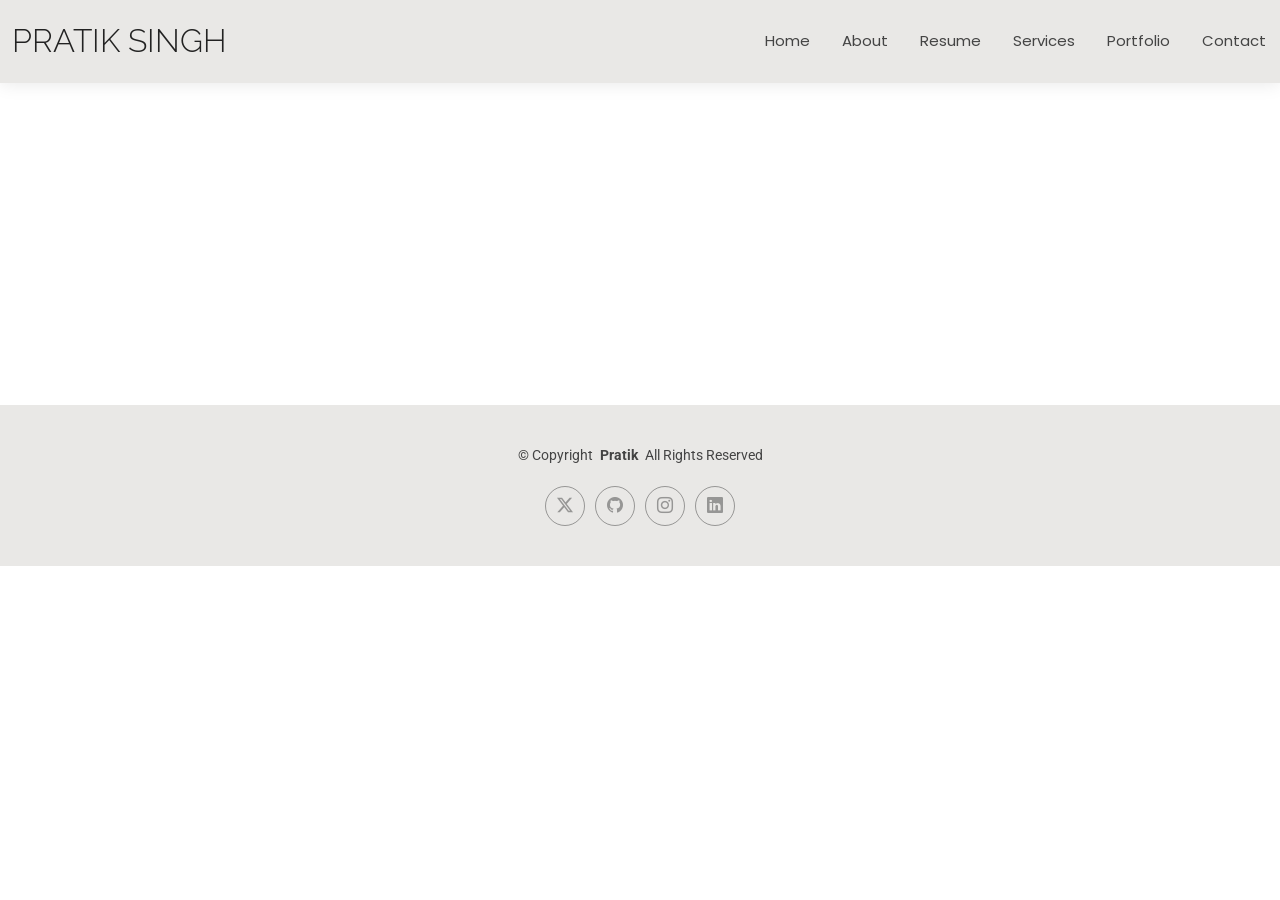
<file: starter-page.html>
<!DOCTYPE html>
<html lang="en">

<head>
  <meta charset="utf-8">
  <meta content="width=device-width, initial-scale=1.0" name="viewport">
  <title>Starter page</title>
  <meta name="description" content="">
  <meta name="keywords" content="">

  <!-- Favicons -->
  <link href="assets/img/fav.svg" rel="icon">
  <link href="assets/img/apple-touch-icon.png" rel="apple-touch-icon">

  <!-- Fonts -->
  <link href="https://fonts.googleapis.com" rel="preconnect">
  <link href="https://fonts.gstatic.com" rel="preconnect" crossorigin>
  <link href="https://fonts.googleapis.com/css2?family=Roboto:ital,wght@0,100;0,300;0,400;0,500;0,700;0,900;1,100;1,300;1,400;1,500;1,700;1,900&family=Poppins:ital,wght@0,100;0,200;0,300;0,400;0,500;0,600;0,700;0,800;0,900;1,100;1,200;1,300;1,400;1,500;1,600;1,700;1,800;1,900&family=Raleway:ital,wght@0,100;0,200;0,300;0,400;0,500;0,600;0,700;0,800;0,900;1,100;1,200;1,300;1,400;1,500;1,600;1,700;1,800;1,900&display=swap" rel="stylesheet">

  <!-- Vendor CSS Files -->
  <link href="assets/vendor/bootstrap/css/bootstrap.min.css" rel="stylesheet">
  <link href="assets/vendor/bootstrap-icons/bootstrap-icons.css" rel="stylesheet">
  <link href="assets/vendor/aos/aos.css" rel="stylesheet">
  <link href="assets/vendor/swiper/swiper-bundle.min.css" rel="stylesheet">
  <link href="assets/vendor/glightbox/css/glightbox.min.css" rel="stylesheet">

  <!-- Main CSS File -->
  <link href="assets/css/main.css" rel="stylesheet">
</head>

<body class="starter-page-page">

  <header id="header" class="header d-flex align-items-center light-background sticky-top">
    <div class="container-fluid position-relative d-flex align-items-center justify-content-between">

      <a href="index.html" class="logo d-flex align-items-center me-auto me-xl-0">
        <!-- Uncomment the line below if you also wish to use an image logo -->
        <!-- <img src="assets/img/logo.png" alt=""> -->
        <h1 class="sitename">Pratik Singh</h1>
      </a>

      <nav id="navmenu" class="navmenu">
        <ul>
          <li><a href="index.html">Home</a></li>
          <li><a href="about.html">About</a></li>
          <li><a href="resume.html">Resume</a></li>
          <li><a href="services.html">Services</a></li>
          <li><a href="portfolio.html">Portfolio</a></li>
   
          <li><a href="contact.html">Contact</a></li>
        </ul>
        <i class="mobile-nav-toggle d-xl-none bi bi-list"></i>
      </nav>

    </div>
  </header>

  <main class="main">

    <!-- Starter Section Section -->
    <section id="starter-section" class="starter-section section">

      <!-- Section Title -->
      <div class="container section-title" data-aos="fade-up">
        <h2>Starter Section</h2>
        <p>Necessitatibus eius consequatur ex aliquid fuga eum quidem sint consectetur velit</p>
      </div><!-- End Section Title -->

      <div class="container" data-aos="fade-up">
        <p>Use this page as a starter for your own custom pages.</p>
      </div>

    </section><!-- /Starter Section Section -->

  </main>

  <footer id="footer" class="footer light-background">

    <div class="container">
      <div class="copyright text-center ">
        <p>© <span>Copyright</span> <strong class="px-1 sitename">Pratik</strong> <span>All Rights Reserved<br></span></p>
      </div>
      <div class="social-links d-flex justify-content-center">
        <a href=""><i class="bi bi-twitter-x"></i></a>
        <a href="https://github.com/Strangedevelop-1998"><i class="bi bi-github"></i></a>
        <a href=""><i class="bi bi-instagram"></i></a>
        <a href="https://www.linkedin.com/in/pratik-singh-35613a241"><i class="bi bi-linkedin"></i></a>
      </div>
 
    </div>

  </footer>

  <!-- Scroll Top -->
  <!-- <a href="#" id="scroll-top" class="scroll-top d-flex align-items-center justify-content-center"><i class="bi bi-arrow-up-short"></i></a> -->

  <!-- Preloader -->
  <div id="preloader"></div>

  <!-- Vendor JS Files -->
  <script src="assets/vendor/bootstrap/js/bootstrap.bundle.min.js"></script>
  <script src="assets/vendor/php-email-form/validate.js"></script>
  <script src="assets/vendor/aos/aos.js"></script>
  <script src="assets/vendor/waypoints/noframework.waypoints.js"></script>
  <script src="assets/vendor/purecounter/purecounter_vanilla.js"></script>
  <script src="assets/vendor/swiper/swiper-bundle.min.js"></script>
  <script src="assets/vendor/glightbox/js/glightbox.min.js"></script>
  <script src="assets/vendor/imagesloaded/imagesloaded.pkgd.min.js"></script>
  <script src="assets/vendor/isotope-layout/isotope.pkgd.min.js"></script>

  <!-- Main JS File -->
  <script src="assets/js/main.js"></script>

</body>

</html>
</file>
<file: assets/css/main.css>
/*--------------------------------------------------------------
# Font & Color Variables
# Help: https://bootstrapmade.com/color-system/
--------------------------------------------------------------*/
/* Fonts */
:root {
  --default-font: "Roboto",  system-ui, -apple-system, "Segoe UI", Roboto, "Helvetica Neue", Arial, "Noto Sans", "Liberation Sans", sans-serif, "Apple Color Emoji", "Segoe UI Emoji", "Segoe UI Symbol", "Noto Color Emoji";
  --heading-font: "Raleway",  sans-serif;
  --nav-font: "Poppins",  sans-serif;
}

/* Global Colors - The following color variables are used throughout the website. Updating them here will change the color scheme of the entire website */
:root { 
  --background-color: #ffffff; /* Background color for the entire website, including individual sections */
  --default-color: #444444; /* Default color used for the majority of the text content across the entire website */
  --heading-color: #222222; /* Color for headings, subheadings and title throughout the website */
  --accent-color: #34b7a7; /* Accent color that represents your brand on the website. It's used for buttons, links, and other elements that need to stand out */
  --surface-color: #ffffff; /* The surface color is used as a background of boxed elements within sections, such as cards, icon boxes, or other elements that require a visual separation from the global background. */
  --contrast-color: #ffffff; /* Contrast color for text, ensuring readability against backgrounds of accent, heading, or default colors. */
}

/* Nav Menu Colors - The following color variables are used specifically for the navigation menu. They are separate from the global colors to allow for more customization options */
:root {
  --nav-color: #444444;  /* The default color of the main navmenu links */
  --nav-hover-color: #34b7a7; /* Applied to main navmenu links when they are hovered over or active */
  --nav-mobile-background-color: #ffffff; /* Used as the background color for mobile navigation menu */
  --nav-dropdown-background-color: #ffffff; /* Used as the background color for dropdown items that appear when hovering over primary navigation items */
  --nav-dropdown-color: #444444; /* Used for navigation links of the dropdown items in the navigation menu. */
  --nav-dropdown-hover-color: #34b7a7; /* Similar to --nav-hover-color, this color is applied to dropdown navigation links when they are hovered over. */
}

/* Color Presets - These classes override global colors when applied to any section or element, providing reuse of the sam color scheme. */

.light-background {
  --background-color: #e9e8e6;
  --surface-color: #ffffff;
}

.dark-background {
  --background-color: #060606;
  --default-color: #ffffff;
  --heading-color: #ffffff;
  --surface-color: #252525;
  --contrast-color: #ffffff;
}

/* Smooth scroll */
:root {
  scroll-behavior: smooth;
}

/*--------------------------------------------------------------
# General Styling & Shared Classes
--------------------------------------------------------------*/
body {
  color: var(--default-color);
  background-color: var(--background-color);
  font-family: var(--default-font);
}

a {
  color: var(--accent-color);
  text-decoration: none;
  transition: 0.3s;
}

a:hover {
  color: color-mix(in srgb, var(--accent-color), transparent 25%);
  text-decoration: none;
}

h1,
h2,
h3,
h4,
h5,
h6 {
  color: var(--heading-color);
  font-family: var(--heading-font);
}

/* PHP Email Form Messages
------------------------------*/
.php-email-form .error-message {
  display: none;
  background: #df1529;
  color: #ffffff;
  text-align: left;
  padding: 15px;
  margin-bottom: 24px;
  font-weight: 600;
}

.php-email-form .sent-message {
  display: none;
  color: #ffffff;
  background: #059652;
  text-align: center;
  padding: 15px;
  margin-bottom: 24px;
  font-weight: 600;
}

.php-email-form .loading {
  display: none;
  background: var(--surface-color);
  text-align: center;
  padding: 15px;
  margin-bottom: 24px;
}

.php-email-form .loading:before {
  content: "";
  display: inline-block;
  border-radius: 50%;
  width: 24px;
  height: 24px;
  margin: 0 10px -6px 0;
  border: 3px solid var(--accent-color);
  border-top-color: var(--surface-color);
  animation: php-email-form-loading 1s linear infinite;
}

@keyframes php-email-form-loading {
  0% {
    transform: rotate(0deg);
  }

  100% {
    transform: rotate(360deg);
  }
}

/*--------------------------------------------------------------
# Global Header
--------------------------------------------------------------*/
.header {
  color: var(--default-color);
  background-color: var(--background-color);
  padding: 15px 0;
  transition: all 0.5s;
  z-index: 997;
  box-shadow: 0px 0 18px rgba(0, 0, 0, 0.1);
}

.header .logo {
  line-height: 1;
}

.header .logo img {
  max-height: 36px;
  margin-right: 8px;
}

.header .logo h1 {
  font-size: 32px;
  margin: 0;
  font-weight: 300;
  text-transform: uppercase;
  color: var(--heading-color);
}

.header .header-social-links {
  padding-right: 15px;
}

.header .header-social-links a {
  color: color-mix(in srgb, var(--default-color), transparent 40%);
  padding-left: 6px;
  display: inline-block;
  transition: 0.3s;
  font-size: 16px;
}

.header .header-social-links a:hover {
  color: var(--accent-color);
}

.header .header-social-links a i {
  line-height: 0px;
}

@media (max-width: 1200px) {
  .header .logo {
    order: 1;
  }

  .header .header-social-links {
    order: 2;
  }

  .header .navmenu {
    order: 3;
  }
}

/*--------------------------------------------------------------
# Navigation Menu
--------------------------------------------------------------*/
/* Desktop Navigation */
@media (min-width: 1200px) {
  .navmenu {
    padding: 0;
  }

  .navmenu ul {
    margin: 0;
    padding: 0;
    display: flex;
    list-style: none;
    align-items: center;
  }

  .navmenu li {
    position: relative;
  }

  .navmenu>ul>li {
    white-space: nowrap;
    padding: 15px 14px;
  }

  .navmenu>ul>li:last-child {
    padding-right: 0;
  }

  .navmenu a,
  .navmenu a:focus {
    color: var(--nav-color);
    font-size: 15px;
    padding: 0 2px;
    font-family: var(--nav-font);
    font-weight: 400;
    display: flex;
    align-items: center;
    justify-content: space-between;
    white-space: nowrap;
    transition: 0.3s;
    position: relative;
  }

  .navmenu a i,
  .navmenu a:focus i {
    font-size: 12px;
    line-height: 0;
    margin-left: 5px;
    transition: 0.3s;
  }

  .navmenu>ul>li>a:before {
    content: "";
    position: absolute;
    height: 2px;
    bottom: -6px;
    left: 0;
    background-color: var(--nav-hover-color);
    visibility: hidden;
    width: 0px;
    transition: all 0.3s ease-in-out 0s;
  }

  .navmenu a:hover:before,
  .navmenu li:hover>a:before,
  .navmenu .active:before {
    visibility: visible;
    width: 25px;
  }

  .navmenu li:hover>a,
  .navmenu .active,
  .navmenu .active:focus {
    color: var(--nav-hover-color);
  }

  .navmenu .dropdown ul {
    margin: 0;
    padding: 10px 0;
    background: var(--nav-dropdown-background-color);
    display: block;
    position: absolute;
    visibility: hidden;
    left: 14px;
    top: 130%;
    opacity: 0;
    transition: 0.3s;
    border-radius: 4px;
    z-index: 99;
    box-shadow: 0px 0px 30px rgba(0, 0, 0, 0.1);
  }

  .navmenu .dropdown ul li {
    min-width: 200px;
  }

  .navmenu .dropdown ul a {
    padding: 10px 20px;
    font-size: 15px;
    text-transform: none;
    color: var(--nav-dropdown-color);
  }

  .navmenu .dropdown ul a i {
    font-size: 12px;
  }

  .navmenu .dropdown ul a:hover,
  .navmenu .dropdown ul .active:hover,
  .navmenu .dropdown ul li:hover>a {
    color: var(--nav-dropdown-hover-color);
  }

  .navmenu .dropdown:hover>ul {
    opacity: 1;
    top: 100%;
    visibility: visible;
  }

  .navmenu .dropdown .dropdown ul {
    top: 0;
    left: -90%;
    visibility: hidden;
  }

  .navmenu .dropdown .dropdown:hover>ul {
    opacity: 1;
    top: 0;
    left: -100%;
    visibility: visible;
  }
}

/* Mobile Navigation */
@media (max-width: 1199px) {
  .mobile-nav-toggle {
    color: var(--nav-color);
    font-size: 28px;
    line-height: 0;
    margin-right: 10px;
    cursor: pointer;
    transition: color 0.3s;
  }

  .navmenu {
    padding: 0;
    z-index: 9997;
  }

  .navmenu ul {
    display: none;
    list-style: none;
    position: absolute;
    inset: 60px 20px 20px 20px;
    padding: 10px 0;
    margin: 0;
    border-radius: 6px;
    background-color: var(--nav-mobile-background-color);
    border: 1px solid color-mix(in srgb, var(--default-color), transparent 90%);
    box-shadow: none;
    overflow-y: auto;
    transition: 0.3s;
    z-index: 9998;
  }

  .navmenu a,
  .navmenu a:focus {
    color: var(--nav-dropdown-color);
    padding: 10px 20px;
    font-family: var(--nav-font);
    font-size: 17px;
    font-weight: 500;
    display: flex;
    align-items: center;
    justify-content: space-between;
    white-space: nowrap;
    transition: 0.3s;
  }

  .navmenu a i,
  .navmenu a:focus i {
    font-size: 12px;
    line-height: 0;
    margin-left: 5px;
    width: 30px;
    height: 30px;
    display: flex;
    align-items: center;
    justify-content: center;
    border-radius: 50%;
    transition: 0.3s;
    background-color: color-mix(in srgb, var(--accent-color), transparent 90%);
  }

  .navmenu a i:hover,
  .navmenu a:focus i:hover {
    background-color: var(--accent-color);
    color: var(--contrast-color);
  }

  .navmenu a:hover,
  .navmenu .active,
  .navmenu .active:focus {
    color: var(--nav-dropdown-hover-color);
  }

  .navmenu .active i,
  .navmenu .active:focus i {
    background-color: var(--accent-color);
    color: var(--contrast-color);
    transform: rotate(180deg);
  }

  .navmenu .dropdown ul {
    position: static;
    display: none;
    z-index: 99;
    padding: 10px 0;
    margin: 10px 20px;
    background-color: var(--nav-dropdown-background-color);
    transition: all 0.5s ease-in-out;
  }

  .navmenu .dropdown ul ul {
    background-color: rgba(33, 37, 41, 0.1);
  }

  .navmenu .dropdown>.dropdown-active {
    display: block;
    background-color: rgba(33, 37, 41, 0.03);
  }

  .mobile-nav-active {
    overflow: hidden;
  }

  .mobile-nav-active .mobile-nav-toggle {
    color: #fff;
    position: absolute;
    font-size: 32px;
    top: 15px;
    right: 15px;
    margin-right: 0;
    z-index: 9999;
  }

  .mobile-nav-active .navmenu {
    position: fixed;
    overflow: hidden;
    inset: 0;
    background: rgba(33, 37, 41, 0.8);
    transition: 0.3s;
  }

  .mobile-nav-active .navmenu>ul {
    display: block;
  }
}

/*--------------------------------------------------------------
# Global Footer
--------------------------------------------------------------*/
.footer {
  color: var(--default-color);
  background-color: var(--background-color);
  font-size: 14px;
  padding: 40px 0;
  position: relative;
}

.footer .copyright p {
  margin-bottom: 0;
}

.footer .social-links {
  margin-top: 20px;
}

.footer .social-links a {
  display: flex;
  align-items: center;
  justify-content: center;
  width: 40px;
  height: 40px;
  border-radius: 50%;
  border: 1px solid color-mix(in srgb, var(--default-color), transparent 50%);
  font-size: 16px;
  color: color-mix(in srgb, var(--default-color), transparent 50%);
  margin: 0 5px;
  transition: 0.3s;
}

.footer .social-links a:hover {
  color: var(--accent-color);
  border-color: var(--accent-color);
}

.footer .credits {
  margin-top: 10px;
  font-size: 13px;
  text-align: center;
}

/*--------------------------------------------------------------
# Preloader
--------------------------------------------------------------*/
#preloader {
  position: fixed;
  inset: 0;
  z-index: 9999;
  overflow: hidden;
  background-color: var(--background-color);
  transition: all 0.6s ease-out;
  width: 100%;
  height: 100vh;
}

#preloader:before,
#preloader:after {
  content: "";
  position: absolute;
  border: 4px solid var(--accent-color);
  border-radius: 50%;
  animation: animate-preloader 2s cubic-bezier(0, 0.2, 0.8, 1) infinite;
}

#preloader:after {
  animation-delay: -0.5s;
}

@keyframes animate-preloader {
  0% {
    width: 10px;
    height: 10px;
    top: calc(50% - 5px);
    left: calc(50% - 5px);
    opacity: 1;
  }

  100% {
    width: 72px;
    height: 72px;
    top: calc(50% - 36px);
    left: calc(50% - 36px);
    opacity: 0;
  }
}

/*--------------------------------------------------------------
# Scroll Top Button
--------------------------------------------------------------*/
.scroll-top {
  position: fixed;
  visibility: hidden;
  opacity: 0;
  right: 15px;
  bottom: -15px;
  z-index: 99999;
  background-color: var(--accent-color);
  width: 44px;
  height: 44px;
  border-radius: 50px;
  transition: all 0.4s;
}

.scroll-top i {
  font-size: 24px;
  color: var(--contrast-color);
  line-height: 0;
}

.scroll-top:hover {
  background-color: color-mix(in srgb, var(--accent-color), transparent 20%);
  color: var(--contrast-color);
}

.scroll-top.active {
  visibility: visible;
  opacity: 1;
  bottom: 15px;
}

/*--------------------------------------------------------------
# Disable aos animation delay on mobile devices
--------------------------------------------------------------*/
@media screen and (max-width: 768px) {
  [data-aos-delay] {
    transition-delay: 0 !important;
  }
}

/*--------------------------------------------------------------
# Global Page Titles & Breadcrumbs
--------------------------------------------------------------*/
.page-title {
  color: var(--default-color);
  background-color: var(--background-color);
  padding: 25px 0;
  position: relative;
  border-bottom: 1px solid color-mix(in srgb, var(--default-color), transparent 85%);
}

.page-title h1 {
  font-size: 24px;
  font-weight: 400;
}

.page-title .breadcrumbs ol {
  display: flex;
  flex-wrap: wrap;
  list-style: none;
  padding: 0;
  margin: 0;
  font-size: 14px;
  font-weight: 400;
}

.page-title .breadcrumbs ol li+li {
  padding-left: 10px;
}

.page-title .breadcrumbs ol li+li::before {
  content: "/";
  display: inline-block;
  padding-right: 10px;
  color: color-mix(in srgb, var(--default-color), transparent 70%);
}

/*--------------------------------------------------------------
# Global Sections
--------------------------------------------------------------*/
section,
.section {
  color: var(--default-color);
  background-color: var(--background-color);
  padding: 60px 0;
  scroll-margin-top: 100px;
  overflow: clip;
}

@media (max-width: 1199px) {

  section,
  .section {
    scroll-margin-top: 66px;
  }
}

/*--------------------------------------------------------------
# Global Section Titles
--------------------------------------------------------------*/
.section-title {
  text-align: center;
  padding-bottom: 60px;
  position: relative;
}

.section-title h2 {
  font-size: 32px;
  font-weight: 700;
  margin-bottom: 20px;
  padding-bottom: 20px;
  position: relative;
}

.section-title h2:after {
  content: "";
  position: absolute;
  display: block;
  width: 50px;
  height: 3px;
  background: var(--accent-color);
  left: 0;
  right: 0;
  bottom: 0;
  margin: auto;
}

.section-title p {
  margin-bottom: 0;
}

/*--------------------------------------------------------------
# Hero Section
--------------------------------------------------------------*/
.hero {
  width: 100%;
  min-height: calc(100vh - 82px);
  position: relative;
  padding: 80px 0;
  display: flex;
  align-items: center;
  justify-content: center;
}

@media (max-width: 1200px) {
  .hero {
    min-height: calc(100vh - 68px);
  }
}

.hero img {
  position: absolute;
  inset: 0;
  display: block;
  width: 100%;
  height: 100%;
  object-fit: cover;
  z-index: 1;
}

.hero .container {
  position: relative;
  z-index: 3;
}

.hero h2 {
  margin: 0;
  font-size: 48px;
  font-weight: 700;
}

.hero p {
  margin: 10px 0 0 0;
  font-size: 24px;
  color: var(--heading-color);
}

.hero .btn-get-started {
  color: var(--contrast-color);
  background: var(--accent-color);
  font-family: var(--heading-font);
  text-transform: uppercase;
  font-weight: 600;
  font-size: 12px;
  letter-spacing: 1px;
  display: inline-block;
  padding: 12px 40px;
  border-radius: 50px;
  transition: 0.5s;
  margin-top: 30px;
}

.hero .btn-get-started:hover {
  background: color-mix(in srgb, var(--accent-color) 90%, white 20%);
}

@media (max-width: 768px) {
  .hero h2 {
    font-size: 32px;
  }

  .hero p {
    font-size: 18px;
  }
}

/*--------------------------------------------------------------
# About Section
--------------------------------------------------------------*/
.about .content h2 {
  font-weight: 700;
  font-size: 24px;
}

.about .content ul {
  list-style: none;
  padding: 0;
}

.about .content ul li {
  margin-bottom: 20px;
  display: flex;
  align-items: center;
}

.about .content ul strong {
  margin-right: 10px;
}

.about .content ul i {
  font-size: 16px;
  margin-right: 5px;
  color: var(--accent-color);
  line-height: 0;
}

/*--------------------------------------------------------------
# Skills Section
--------------------------------------------------------------*/
.skills .progress {
  height: 60px;
  display: block;
  background: none;
  border-radius: 0;
}

.skills .progress .skill {
  color: var(--heading-color);
  padding: 0;
  margin: 0 0 6px 0;
  text-transform: uppercase;
  display: block;
  font-weight: 600;
  font-family: var(--heading-font);
}

.skills .progress .skill .val {
  float: right;
  font-style: normal;
}

.skills .progress-bar-wrap {
  background: color-mix(in srgb, var(--default-color), transparent 90%);
  height: 10px;
}

.skills .progress-bar {
  width: 1px;
  height: 10px;
  transition: 0.9s;
  background-color: var(--accent-color);
}

/*--------------------------------------------------------------
# Stats Section
--------------------------------------------------------------*/
.stats .stats-item {
  padding: 30px;
  width: 100%;
}

.stats .stats-item span {
  color: var(--heading-color);
  font-size: 48px;
  display: block;
  font-weight: 700;
  margin-bottom: 20px;
  padding-bottom: 20px;
  position: relative;
}

.stats .stats-item span:after {
  content: "";
  position: absolute;
  display: block;
  width: 25px;
  height: 3px;
  background: var(--accent-color);
  left: 0;
  right: 0;
  bottom: 0;
  margin: auto;
}

.stats .stats-item p {
  color: color-mix(in srgb, var(--default-color), transparent 40%);
  padding: 0;
  margin: 0;
  font-family: var(--heading-font);
  font-weight: 500;
}

/*--------------------------------------------------------------
# Testimonials Section
--------------------------------------------------------------*/
.testimonials .section-header {
  margin-bottom: 40px;
}

.testimonials .testimonials-carousel,
.testimonials .testimonials-slider {
  overflow: hidden;
}

.testimonials .testimonial-item {
  text-align: center;
}

.testimonials .testimonial-item .testimonial-img {
  width: 120px;
  border-radius: 50%;
  border: 4px solid var(--background-color);
  margin: 0 auto;
}

.testimonials .testimonial-item h3 {
  font-size: 20px;
  font-weight: bold;
  margin: 10px 0 5px 0;
}

.testimonials .testimonial-item h4 {
  font-size: 14px;
  color: color-mix(in srgb, var(--default-color), transparent 40%);
  margin: 0 0 15px 0;
}

.testimonials .testimonial-item .stars {
  margin-bottom: 15px;
}

.testimonials .testimonial-item .stars i {
  color: #ffc107;
  margin: 0 1px;
}

.testimonials .testimonial-item .quote-icon-left,
.testimonials .testimonial-item .quote-icon-right {
  color: color-mix(in srgb, var(--accent-color), transparent 50%);
  font-size: 26px;
  line-height: 0;
}

.testimonials .testimonial-item .quote-icon-left {
  display: inline-block;
  left: -5px;
  position: relative;
}

.testimonials .testimonial-item .quote-icon-right {
  display: inline-block;
  right: -5px;
  position: relative;
  top: 10px;
  transform: scale(-1, -1);
}

.testimonials .testimonial-item p {
  font-style: italic;
  margin: 0 auto 15px auto;
}

.testimonials .swiper-wrapper {
  height: auto;
}

.testimonials .swiper-pagination {
  margin-top: 20px;
  position: relative;
}

.testimonials .swiper-pagination .swiper-pagination-bullet {
  width: 12px;
  height: 12px;
  opacity: 1;
  background-color: color-mix(in srgb, var(--default-color), transparent 85%);
}

.testimonials .swiper-pagination .swiper-pagination-bullet-active {
  background-color: var(--accent-color);
}

@media (min-width: 992px) {
  .testimonials .testimonial-item p {
    width: 80%;
  }
}

/*--------------------------------------------------------------
# Resume Section
--------------------------------------------------------------*/
.resume .resume-title {
  color: var(--heading-color);
  font-size: 26px;
  font-weight: 700;
  margin-top: 20px;
  margin-bottom: 20px;
}

.resume .resume-item {
  padding: 0 0 20px 20px;
  margin-top: -2px;
  border-left: 2px solid var(--accent-color);
  position: relative;
}

.resume .resume-item h4 {
  line-height: 18px;
  font-size: 18px;
  font-weight: 600;
  text-transform: uppercase;
  color: color-mix(in srgb, var(--default-color), transparent 20%);
  margin-bottom: 10px;
}

.resume .resume-item h5 {
  font-size: 16px;
  padding: 5px 15px;
  display: inline-block;
  font-weight: 600;
  margin-bottom: 10px;
}

.resume .resume-item ul {
  padding-left: 20px;
}

.resume .resume-item ul li {
  padding-bottom: 10px;
}

.resume .resume-item:last-child {
  padding-bottom: 0;
}

.resume .resume-item::before {
  content: "";
  position: absolute;
  width: 16px;
  height: 16px;
  border-radius: 50px;
  left: -9px;
  top: 0;
  background: var(--background-color);
  border: 2px solid var(--accent-color);
}

/*--------------------------------------------------------------
# Services Section
--------------------------------------------------------------*/
.services .service-item {
  background-color: var(--surface-color);
  box-shadow: 0px 5px 90px 0px rgba(0, 0, 0, 0.1);
  height: 100%;
  padding: 60px 30px;
  text-align: center;
  transition: 0.3s;
  border-radius: 5px;
}

.services .service-item .icon {
  margin: 0 auto;
  width: 100px;
  height: 100px;
  display: flex;
  align-items: center;
  justify-content: center;
  transition: ease-in-out 0.3s;
  position: relative;
}

.services .service-item .icon i {
  font-size: 36px;
  transition: 0.5s;
  position: relative;
}

.services .service-item .icon svg {
  position: absolute;
  top: 0;
  left: 0;
}

.services .service-item .icon svg path {
  transition: 0.5s;
  fill: color-mix(in srgb, var(--default-color), transparent 95%);
}

.services .service-item h3 {
  font-weight: 700;
  margin: 10px 0 15px 0;
  font-size: 22px;
}

.services .service-item p {
  line-height: 24px;
  font-size: 14px;
  margin-bottom: 0;
}

.services .service-item:hover {
  box-shadow: 0px 5px 35px 0px rgba(0, 0, 0, 0.1);
}

.services .service-item.item-cyan i {
  color: #0dcaf0;
}

.services .service-item.item-cyan:hover .icon i {
  color: #fff;
}

.services .service-item.item-cyan:hover .icon path {
  fill: #0dcaf0;
}

.services .service-item.item-orange i {
  color: #fd7e14;
}

.services .service-item.item-orange:hover .icon i {
  color: #fff;
}

.services .service-item.item-orange:hover .icon path {
  fill: #fd7e14;
}

.services .service-item.item-teal i {
  color: #20c997;
}

.services .service-item.item-teal:hover .icon i {
  color: #fff;
}

.services .service-item.item-teal:hover .icon path {
  fill: #20c997;
}

.services .service-item.item-red i {
  color: #df1529;
}

.services .service-item.item-red:hover .icon i {
  color: #fff;
}

.services .service-item.item-red:hover .icon path {
  fill: #df1529;
}

.services .service-item.item-indigo i {
  color: #6610f2;
}

.services .service-item.item-indigo:hover .icon i {
  color: #fff;
}

.services .service-item.item-indigo:hover .icon path {
  fill: #6610f2;
}

.services .service-item.item-pink i {
  color: #f3268c;
}

.services .service-item.item-pink:hover .icon i {
  color: #fff;
}

.services .service-item.item-pink:hover .icon path {
  fill: #f3268c;
}

/*--------------------------------------------------------------
# Portfolio Section
--------------------------------------------------------------*/
.portfolio .portfolio-filters {
  padding: 0;
  margin: 0 auto 20px auto;
  list-style: none;
  text-align: center;
}

.portfolio .portfolio-filters li {
  cursor: pointer;
  display: inline-block;
  padding: 8px 20px 10px 20px;
  margin: 0;
  font-size: 15px;
  font-weight: 500;
  line-height: 1;
  margin-bottom: 5px;
  border-radius: 50px;
  transition: all 0.3s ease-in-out;
  font-family: var(--heading-font);
}

.portfolio .portfolio-filters li:hover,
.portfolio .portfolio-filters li.filter-active {
  color: var(--contrast-color);
  background-color: var(--accent-color);
}

.portfolio .portfolio-filters li:first-child {
  margin-left: 0;
}

.portfolio .portfolio-filters li:last-child {
  margin-right: 0;
}

@media (max-width: 575px) {
  .portfolio .portfolio-filters li {
    font-size: 14px;
    margin: 0 0 10px 0;
  }
  
}

.portfolio .portfolio-item {
  position: relative;
  overflow: hidden;
}

.portfolio .portfolio-item .portfolio-info {
  opacity: 0;
  position: absolute;
  left: 12px;
  right: 12px;
  bottom: -100%;
  z-index: 3;
  transition: all ease-in-out 0.5s;
  background: color-mix(in srgb, var(--surface-color), transparent 10%);
  padding: 15px;
}

.portfolio .portfolio-item .portfolio-info h4 {
  font-size: 18px;
  font-weight: 600;
  padding-right: 50px;
}

.portfolio .portfolio-item .portfolio-info p {
  color: color-mix(in srgb, var(--default-color), transparent 30%);
  font-size: 14px;
  margin-bottom: 0;
  padding-right: 50px;
}

.portfolio .portfolio-item .portfolio-info .preview-link,
.portfolio .portfolio-item .portfolio-info .details-link {
  position: absolute;
  right: 50px;
  font-size: 24px;
  top: calc(50% - 14px);
  color: color-mix(in srgb, var(--default-color), transparent 30%);
  transition: 0.3s;
  line-height: 0;
}

.portfolio .portfolio-item .portfolio-info .preview-link:hover,
.portfolio .portfolio-item .portfolio-info .details-link:hover {
  color: var(--accent-color);
}

.portfolio .portfolio-item .portfolio-info .details-link {
  right: 14px;
  font-size: 28px;
}

.portfolio .portfolio-item:hover .portfolio-info {
  opacity: 1;
  bottom: 0;
}

/*--------------------------------------------------------------
# Portfolio Details Section
--------------------------------------------------------------*/
.portfolio-details .portfolio-details-slider img {
  width: 100%;
}

.portfolio-details .portfolio-details-slider .swiper-pagination {
  margin-top: 20px;
  position: relative;
}

.portfolio-details .portfolio-details-slider .swiper-pagination .swiper-pagination-bullet {
  width: 12px;
  height: 12px;
  background-color: color-mix(in srgb, var(--default-color), transparent 85%);
  opacity: 1;
}

.portfolio-details .portfolio-details-slider .swiper-pagination .swiper-pagination-bullet-active {
  background-color: var(--accent-color);
}

.portfolio-details .portfolio-info {
  background-color: var(--surface-color);
  padding: 30px;
  box-shadow: 0px 0 30px rgba(0, 0, 0, 0.1);
}

.portfolio-details .portfolio-info h3 {
  font-size: 22px;
  font-weight: 700;
  margin-bottom: 20px;
  padding-bottom: 20px;
  border-bottom: 1px solid color-mix(in srgb, var(--default-color), transparent 85%);
}

.portfolio-details .portfolio-info ul {
  list-style: none;
  padding: 0;
  font-size: 15px;
}

.portfolio-details .portfolio-info ul li+li {
  margin-top: 10px;
}

.portfolio-details .portfolio-description {
  padding-top: 30px;
}

.portfolio-details .portfolio-description h2 {
  font-size: 26px;
  font-weight: 700;
  margin-bottom: 20px;
}

.portfolio-details .portfolio-description p {
  padding: 0;
  color: color-mix(in srgb, var(--default-color), transparent 30%);
}

/*--------------------------------------------------------------
# Contact Section
--------------------------------------------------------------*/
.contact .info-wrap {
  background-color: var(--surface-color);
  box-shadow: 0px 0px 20px rgba(0, 0, 0, 0.1);
  padding: 30px;
}

@media (max-width: 575px) {
  .contact .info-wrap {
    padding: 20px;
  }
}

.contact .info-item {
  margin-bottom: 40px;
}

.contact .info-item i {
  font-size: 20px;
  color: var(--accent-color);
  background: color-mix(in srgb, var(--accent-color), transparent 92%);
  width: 44px;
  height: 44px;
  display: flex;
  justify-content: center;
  align-items: center;
  border-radius: 50px;
  transition: all 0.3s ease-in-out;
  margin-right: 15px;
}

.contact .info-item h3 {
  padding: 0;
  font-size: 18px;
  font-weight: 700;
  margin-bottom: 5px;
}

.contact .info-item p {
  padding: 0;
  margin-bottom: 0;
  font-size: 14px;
}

.contact .info-item:hover i {
  background: var(--accent-color);
  color: var(--contrast-color);
}

.contact .php-email-form {
  background-color: var(--surface-color);
  height: 100%;
  padding: 30px;
  box-shadow: 0px 0px 20px rgba(0, 0, 0, 0.1);
}

@media (max-width: 575px) {
  .contact .php-email-form {
    padding: 20px;
  }
}

.contact .php-email-form input[type=text],
.contact .php-email-form input[type=email],
.contact .php-email-form textarea {
  font-size: 14px;
  padding: 10px 15px;
  box-shadow: none;
  border-radius: 0;
  color: var(--default-color);
  background-color: var(--surface-color);
  border-color: color-mix(in srgb, var(--default-color), transparent 80%);
}

.contact .php-email-form input[type=text]:focus,
.contact .php-email-form input[type=email]:focus,
.contact .php-email-form textarea:focus {
  border-color: var(--accent-color);
}

.contact .php-email-form input[type=text]::placeholder,
.contact .php-email-form input[type=email]::placeholder,
.contact .php-email-form textarea::placeholder {
  color: color-mix(in srgb, var(--default-color), transparent 70%);
}

.contact .php-email-form button[type=submit] {
  color: var(--contrast-color);
  background: var(--accent-color);
  border: 0;
  padding: 10px 30px;
  transition: 0.4s;
  border-radius: 50px;
}

.contact .php-email-form button[type=submit]:hover {
  background: color-mix(in srgb, var(--accent-color), transparent 25%);
}

/*--------------------------------------------------------------
# Starter Section Section
--------------------------------------------------------------*/
</file>
